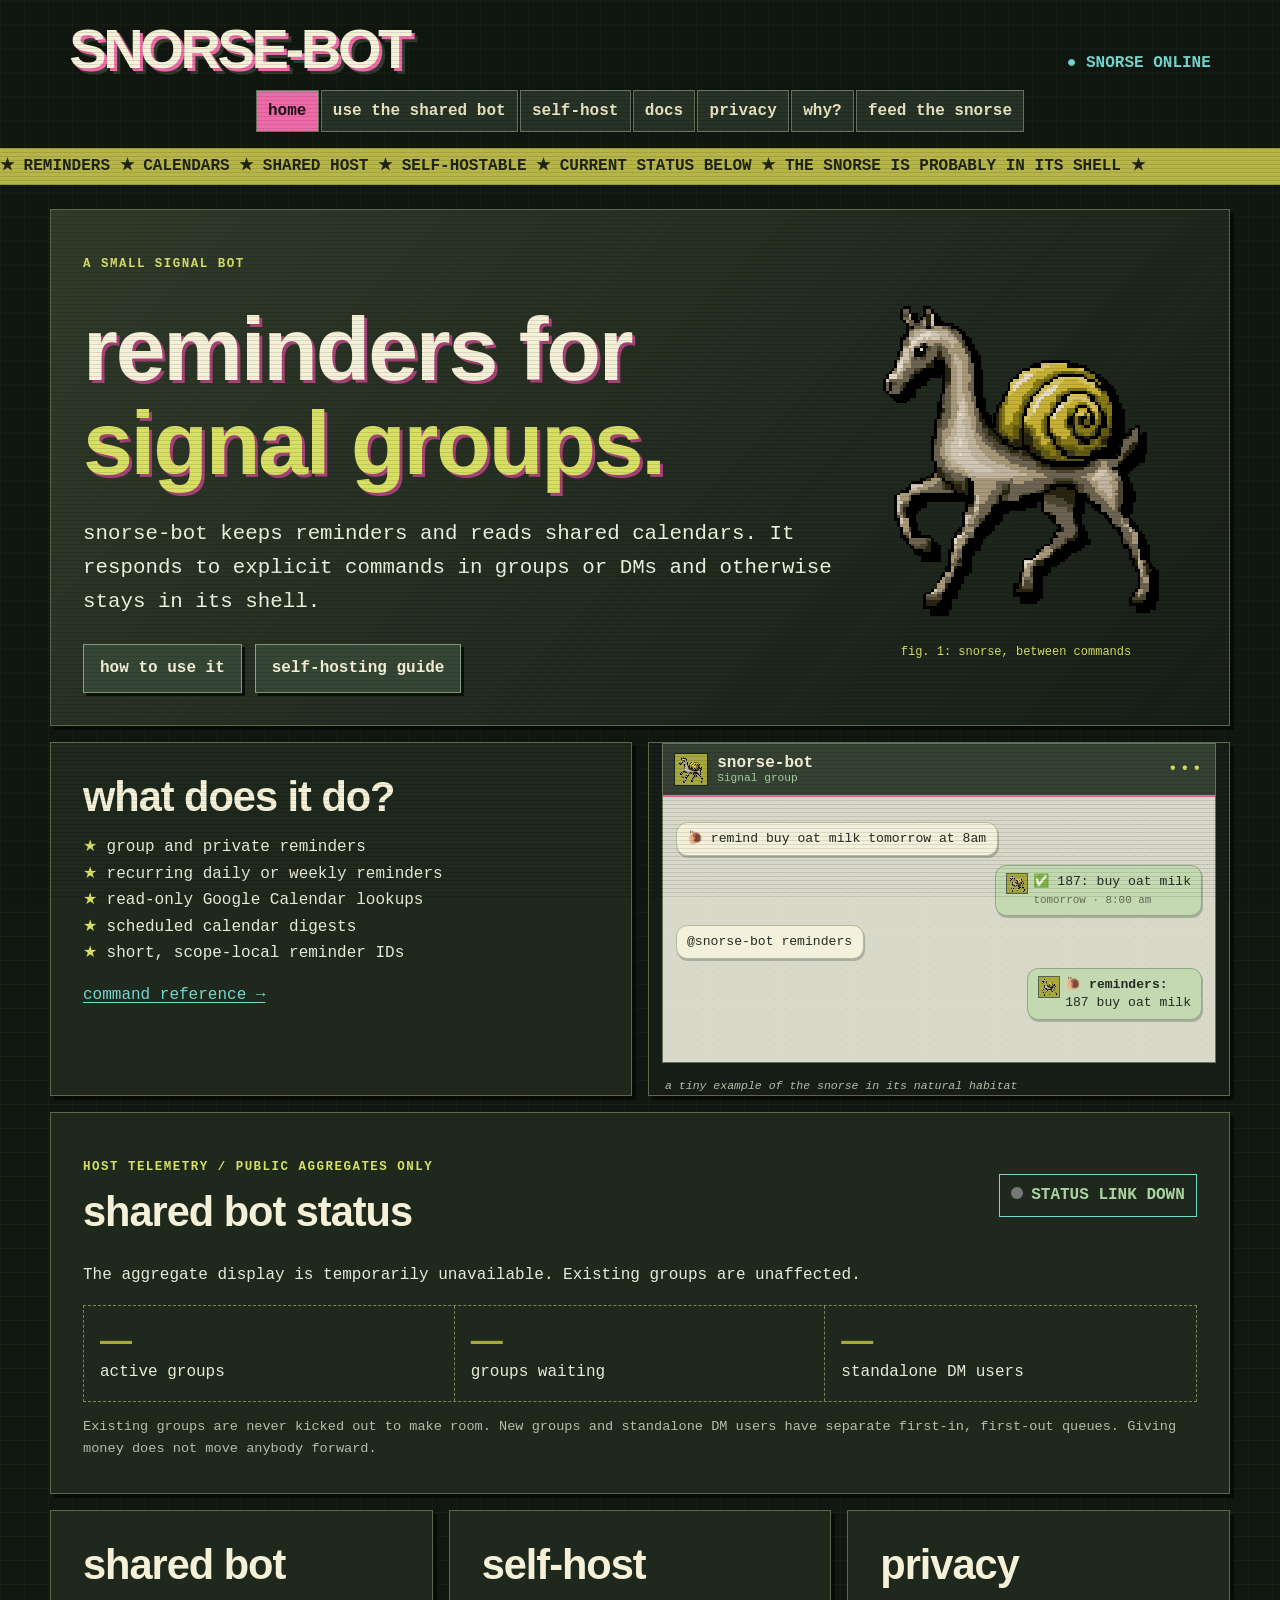
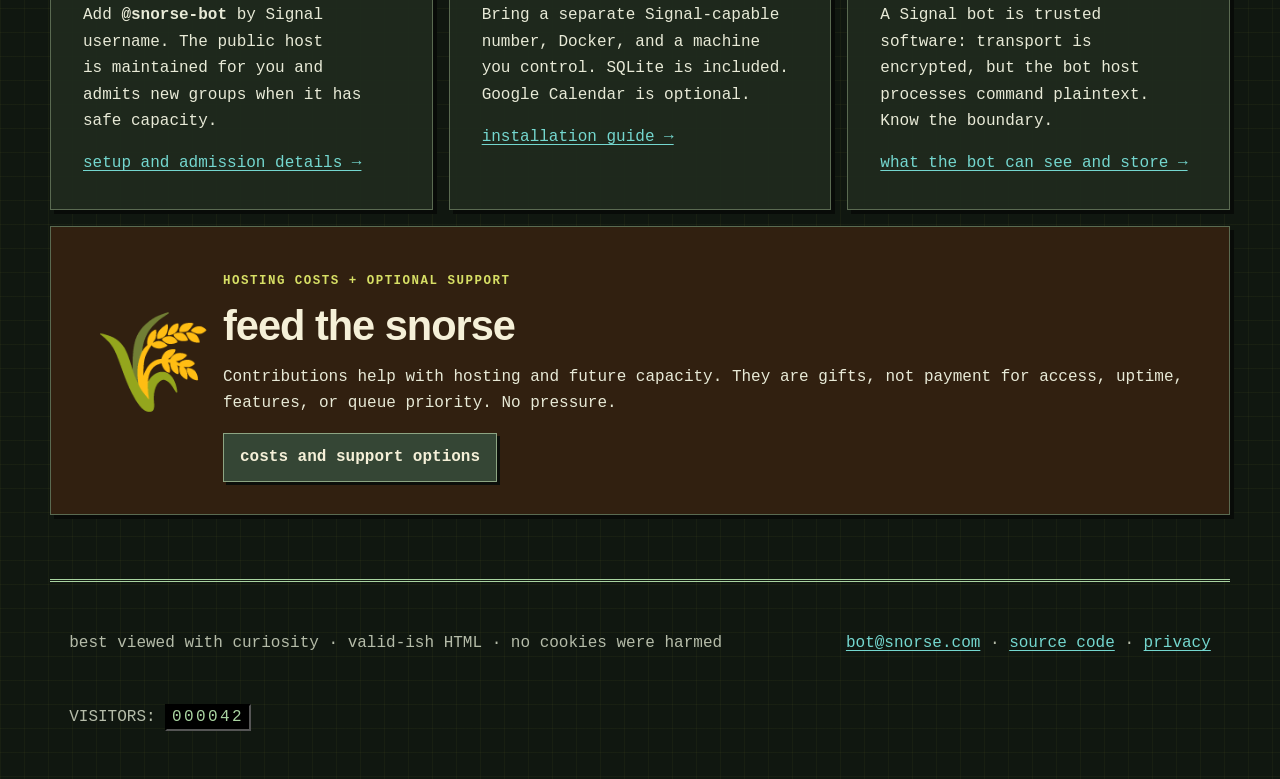
<file: index.html>
<!doctype html>
<html lang="en">
  <head>
    <meta charset="utf-8" />
    <meta name="viewport" content="width=device-width,initial-scale=1" />
    <title>snorse-bot // Signal reminders</title>
    <meta
      name="description"
      content="A quiet, donation-supported Signal bot for reminders and shared calendars."
    />
    <link rel="icon" href="assets/snorse-left.png" />
    <link rel="stylesheet" href="style.css" />
  </head>
  <body>
    <a class="skip" href="#main">skip to the actual website</a>
    <header class="top">
      <a class="logo" href="index.html">SNORSE-BOT</a>
      <p class="blink">● SNORSE ONLINE</p>
    </header>
    <nav class="nav" aria-label="Main navigation">
      <a aria-current="page" href="index.html">home</a
      ><a href="use.html">use the shared bot</a
      ><a href="self-hosting.html">self-host</a><a href="docs.html">docs</a
      ><a href="privacy.html">privacy</a><a href="why.html">why?</a
      ><a href="support.html">feed the snorse</a>
    </nav>
    <div class="ticker">
      <span
        >★ REMINDERS ★ CALENDARS ★ SHARED HOST ★ SELF-HOSTABLE ★ CURRENT
        STATUS BELOW ★ THE SNORSE IS PROBABLY IN ITS SHELL ★</span
      >
    </div>
    <main id="main">
      <section class="hero panel">
        <div>
          <p class="kicker">A SMALL SIGNAL BOT</p>
          <h1>reminders for<br /><em>Signal groups.</em></h1>
          <p class="lede">
            snorse-bot keeps reminders and reads shared calendars. It responds
            to explicit commands in groups or DMs and otherwise stays in its
            shell.
          </p>
          <div class="button-row">
            <a class="button" href="use.html">how to use it</a
            ><a class="button" href="self-hosting.html">self-hosting guide</a>
          </div>
        </div>
        <figure class="mascot">
          <img
            src="assets/snorse-left.png"
            width="420"
            height="420"
            alt="Pixel-art snorse: a long gray horse carrying an olive spiral shell"
          />
          <figcaption>fig. 1: snorse, between commands</figcaption>
        </figure>
      </section>
      <section class="grid two">
        <article class="panel">
          <h2>what does it do?</h2>
          <ul class="star-list">
            <li>group and private reminders</li>
            <li>recurring daily or weekly reminders</li>
            <li>read-only Google Calendar lookups</li>
            <li>scheduled calendar digests</li>
            <li>short, scope-local reminder IDs</li>
          </ul>
          <p><a href="docs.html">command reference →</a></p>
        </article>
        <article class="panel signal-demo">
          <div class="signal-window">
            <div class="signal-bar">
              <img src="assets/snorse-left.png" alt="" />
              <div><strong>snorse-bot</strong><small>Signal group</small></div>
              <span aria-hidden="true">•••</span>
            </div>
            <div class="message-list">
              <p class="bubble incoming">🐌 remind buy oat milk tomorrow at 8am</p>
              <p class="bubble outgoing"><img class="bubble-avatar" src="assets/snorse-left.png" alt="" /><span>✅ 187: buy oat milk<br /><small>tomorrow · 8:00 am</small></span></p>
              <p class="bubble incoming">@snorse-bot reminders</p>
              <p class="bubble outgoing"><img class="bubble-avatar" src="assets/snorse-left.png" alt="" /><span>🐌 <strong>reminders:</strong><br />187 buy oat milk</span></p>
            </div>
          </div>
          <p class="chat-caption">a tiny example of the snorse in its natural habitat</p>
        </article>
      </section>
      <section class="panel" id="capacity">
        <div class="section-head">
          <div>
            <p class="kicker">HOST TELEMETRY / PUBLIC AGGREGATES ONLY</p>
            <h2>shared bot status</h2>
          </div>
          <div class="status-pill">
            <span id="status-dot"></span
            ><strong id="status-label">dialing host…</strong>
          </div>
        </div>
        <p id="status-detail">
          Fetching the latest capacity report over a very serious series of
          tubes.
        </p>
        <div class="counter-grid">
          <div><b id="groups">—</b><span>active groups</span></div>
          <div><b id="group-wait">—</b><span>groups waiting</span></div>
          <div><b id="people">—</b><span>standalone DM users</span></div>
        </div>
        <p class="note">
          Existing groups are never kicked out to make room. New groups and
          standalone DM users have separate first-in, first-out queues. Giving
          money does not move anybody forward.
        </p>
      </section>
      <section class="grid three home-paths">
        <article class="panel">
          <h2>shared bot</h2>
          <p>
            Add <strong data-username>@snorse-bot</strong> by Signal username.
            The public host is maintained for you and admits new groups when it
            has safe capacity.
          </p>
          <a href="use.html">setup and admission details →</a>
        </article>
        <article class="panel">
          <h2>self-host</h2>
          <p>
            Bring a separate Signal-capable number, Docker, and a machine you
            control. SQLite is included. Google Calendar is optional.
          </p>
          <a href="self-hosting.html">installation guide →</a>
        </article>
        <article class="panel">
          <h2>privacy</h2>
          <p>
            A Signal bot is trusted software: transport is encrypted, but the
            bot host processes command plaintext. Know the boundary.
          </p>
          <a href="privacy.html">what the bot can see and store →</a>
        </article>
      </section>
      <section class="panel coffee">
        <div class="coffee-cup" aria-hidden="true">🌾</div>
        <div>
          <p class="kicker">HOSTING COSTS + OPTIONAL SUPPORT</p>
          <h2>feed the snorse</h2>
          <p>
            Contributions help with hosting and future capacity. They are gifts,
            not payment for access, uptime, features, or queue priority. No
            pressure.
          </p>
          <a class="button" id="kofi" href="support.html"
            >costs and support options</a
          >
        </div>
      </section>
    </main>
    <footer>
      <p>
        best viewed with curiosity · valid-ish HTML · no cookies were harmed
      </p>
      <p>
        <a href="mailto:bot@snorse.com">bot@snorse.com</a> ·
        <a data-project href="#">source code</a> ·
        <a href="privacy.html">privacy</a>
      </p>
      <p class="counter">VISITORS: <span>000042</span></p>
    </footer>
    <script src="config.js"></script>
    <script src="site.js"></script>
  </body>
</html>
</file>
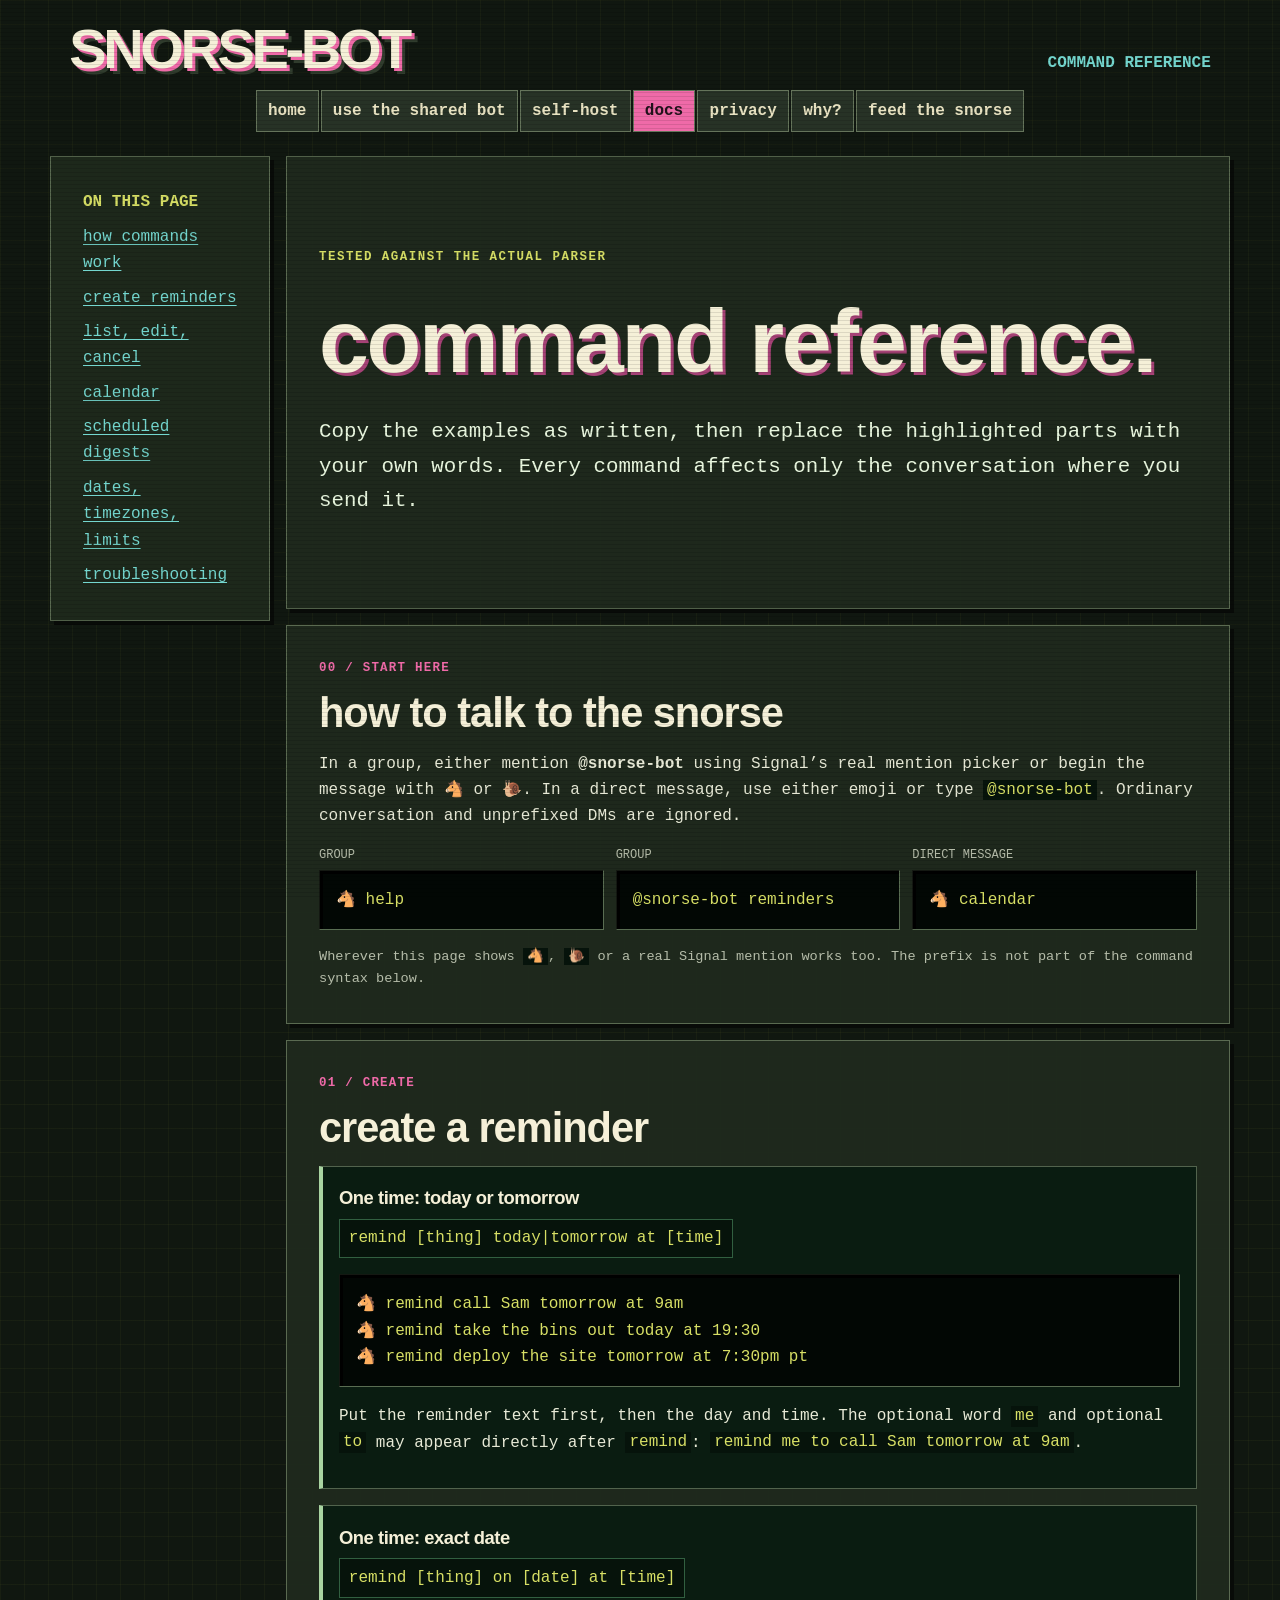
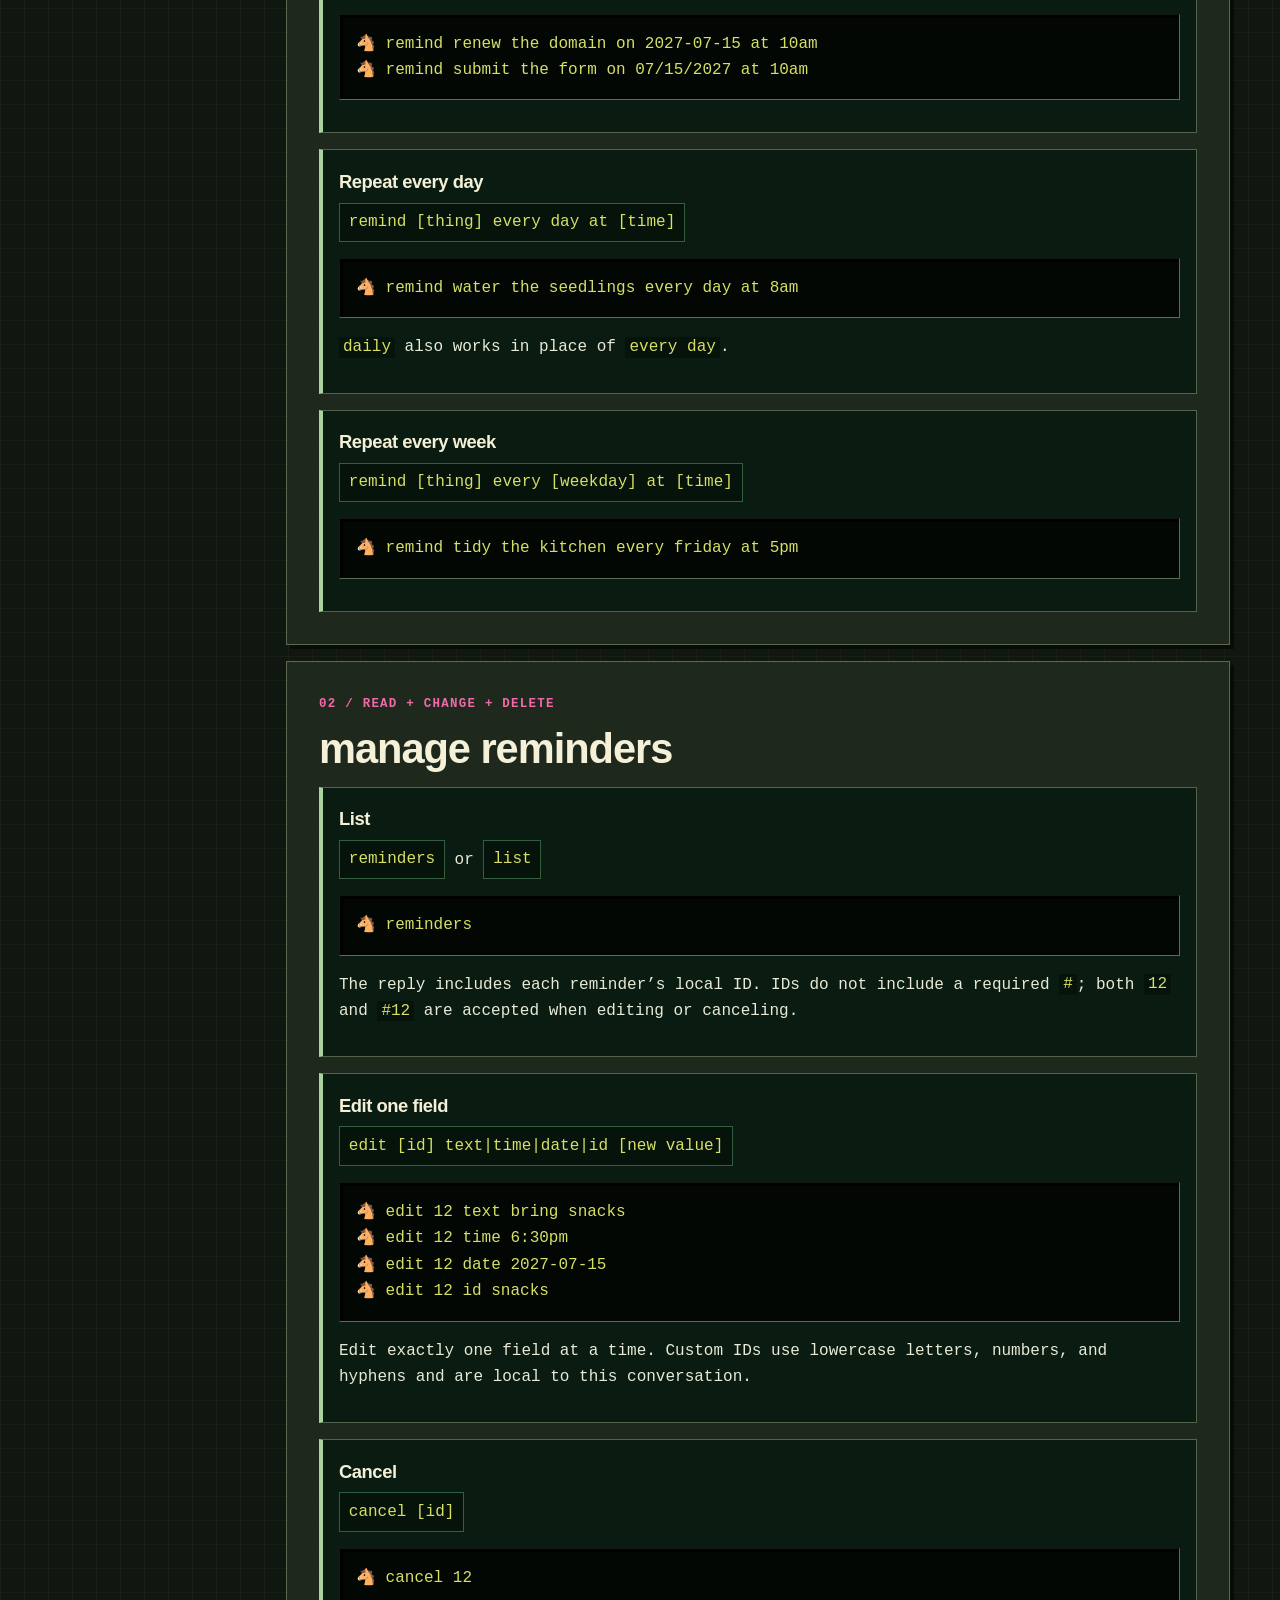
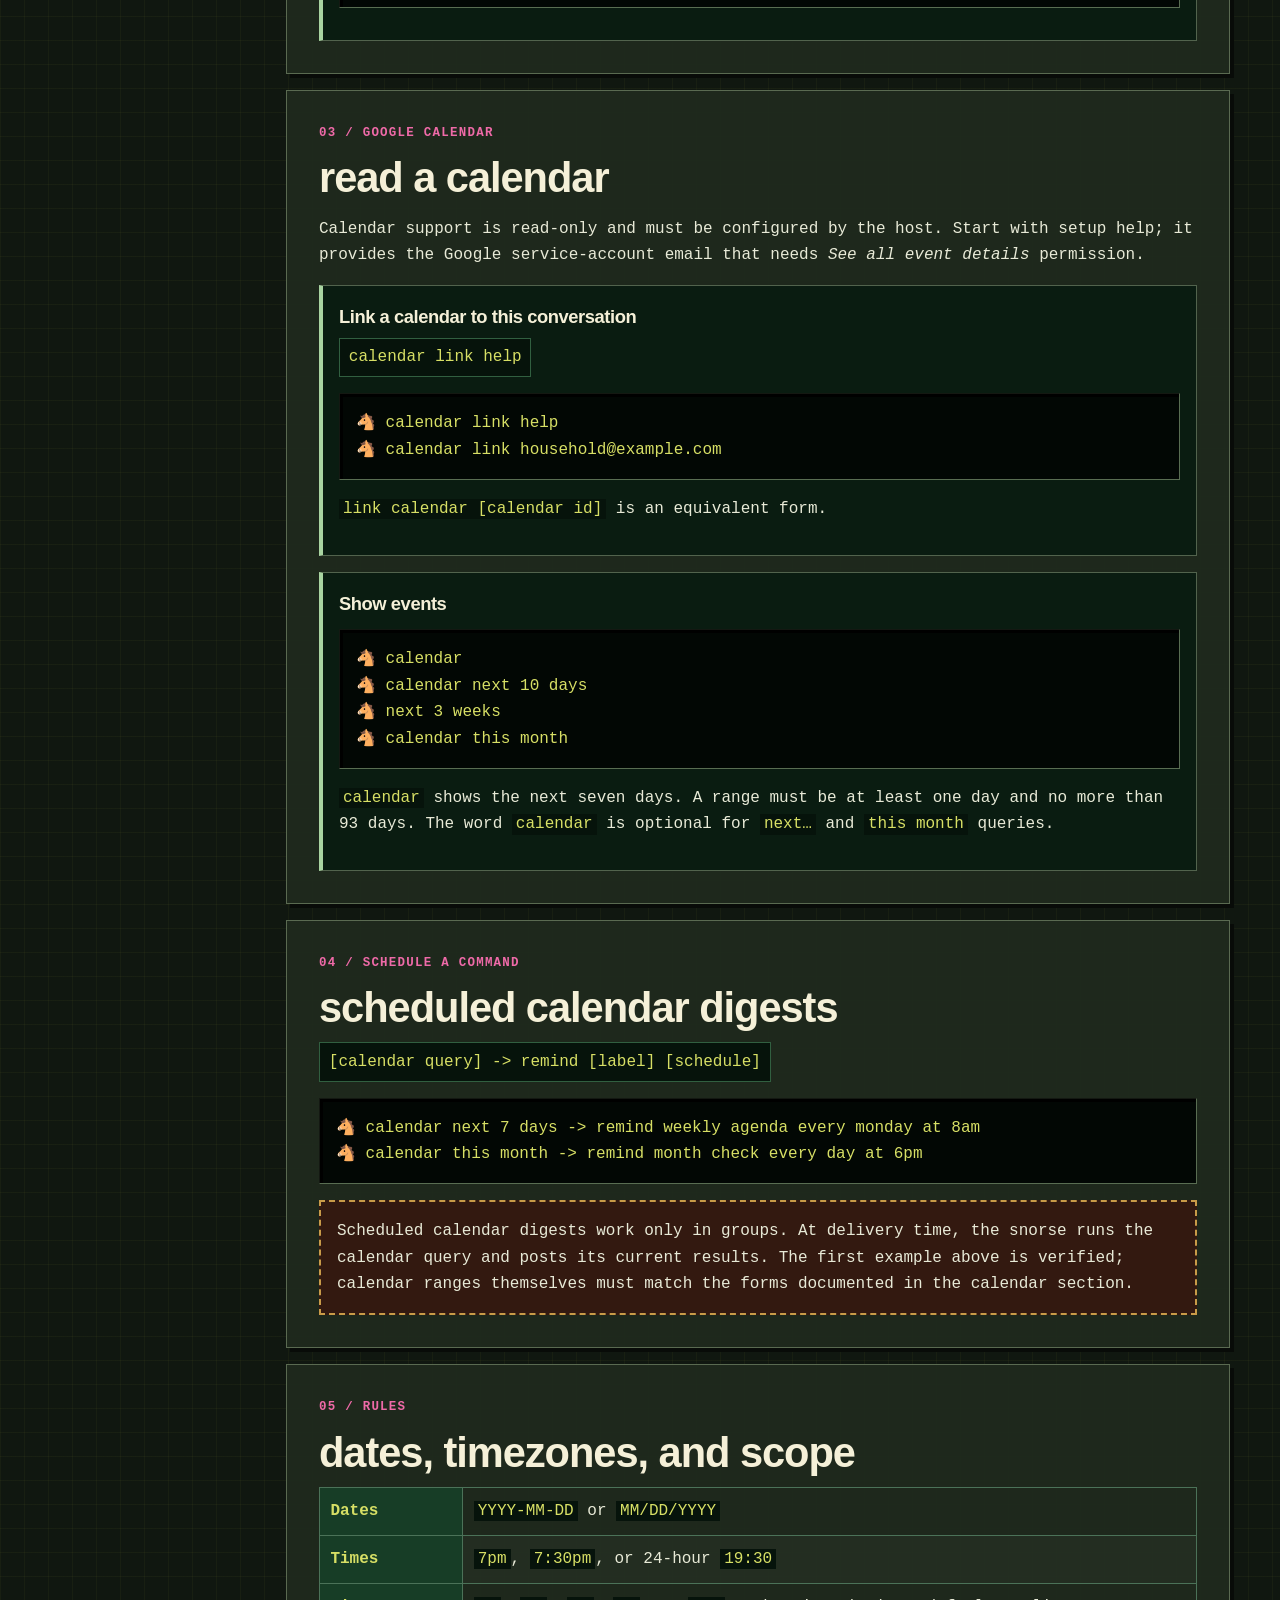
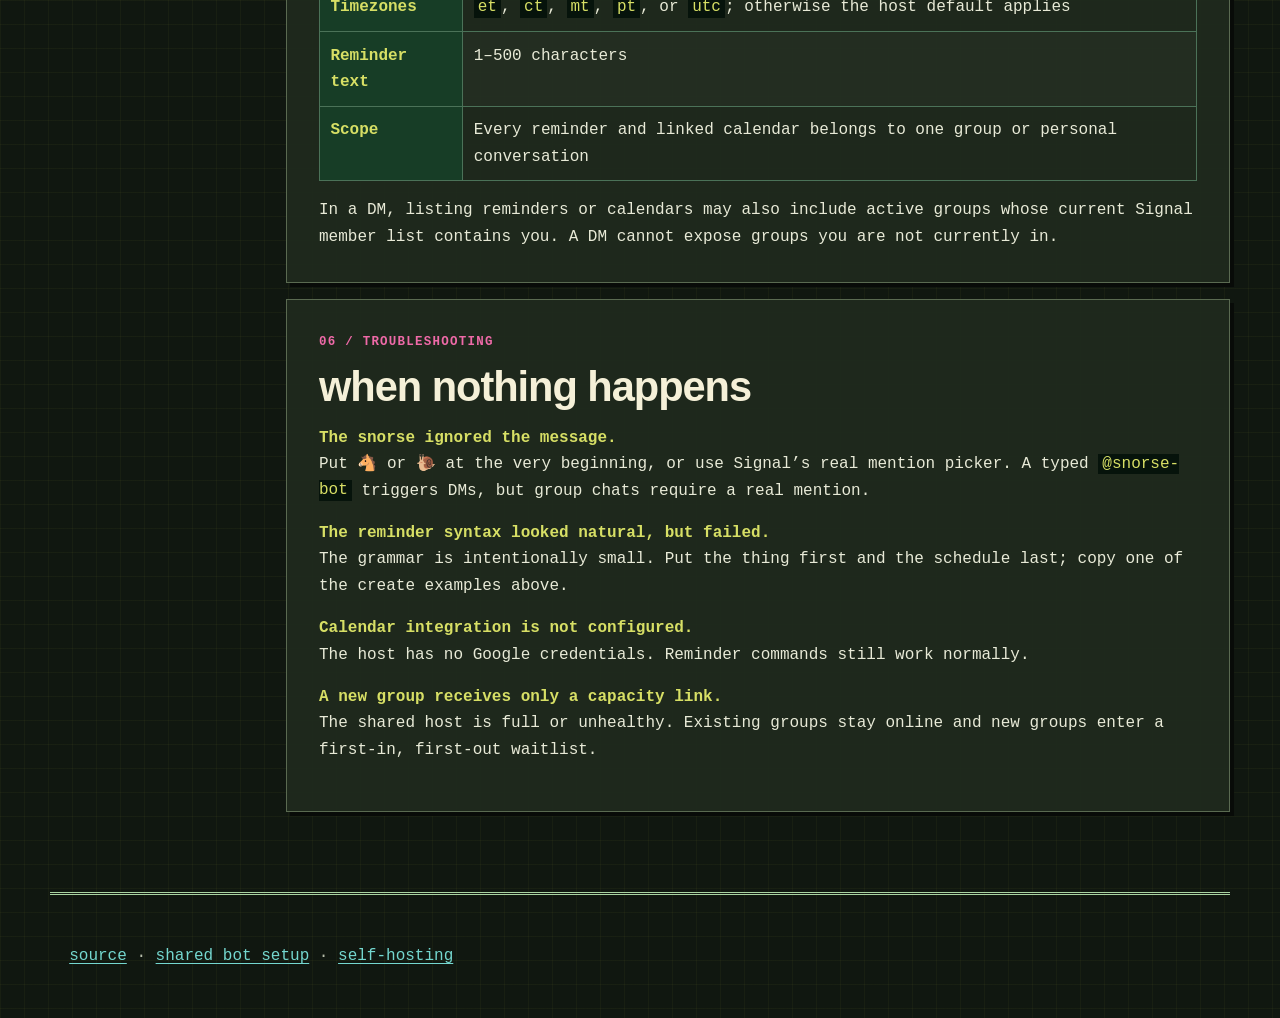
<file: docs.html>
<!doctype html>
<html lang="en">
  <head>
    <meta charset="utf-8" />
    <meta name="viewport" content="width=device-width,initial-scale=1" />
    <title>Command docs // snorse-bot</title>
    <meta name="description" content="The complete, tested snorse-bot command reference." />
    <link rel="icon" href="assets/snorse-left.png" />
    <link rel="stylesheet" href="style.css" />
  </head>
  <body>
    <a class="skip" href="#main">skip to docs</a>
    <header class="top">
      <a class="logo" href="index.html">SNORSE-BOT</a>
      <p>COMMAND REFERENCE</p>
    </header>
    <nav class="nav" aria-label="Main navigation">
      <a href="index.html">home</a><a href="use.html">use the shared bot</a
      ><a href="self-hosting.html">self-host</a
      ><a aria-current="page" href="docs.html">docs</a
      ><a href="privacy.html">privacy</a><a href="why.html">why?</a
      ><a href="support.html">feed the snorse</a>
    </nav>
    <main id="main" class="docs-layout">
      <aside class="panel toc">
        <strong>ON THIS PAGE</strong>
        <a href="#start">how commands work</a>
        <a href="#remind">create reminders</a>
        <a href="#manage">list, edit, cancel</a>
        <a href="#calendar">calendar</a>
        <a href="#digests">scheduled digests</a>
        <a href="#details">dates, timezones, limits</a>
        <a href="#troubleshooting">troubleshooting</a>
      </aside>
      <article>
        <section class="panel page-title">
          <p class="kicker">TESTED AGAINST THE ACTUAL PARSER</p>
          <h1>command reference.</h1>
          <p class="lede">
            Copy the examples as written, then replace the highlighted parts
            with your own words. Every command affects only the conversation
            where you send it.
          </p>
        </section>

        <section class="panel" id="start">
          <p class="endpoint">00 / START HERE</p>
          <h2>how to talk to the snorse</h2>
          <p>
            In a group, either mention <strong>@snorse-bot</strong> using
            Signal’s real mention picker or begin the message with 🐴 or 🐌. In
            a direct message, use either emoji or type <code>@snorse-bot</code>.
            Ordinary conversation and unprefixed DMs are ignored.
          </p>
          <div class="example-grid">
            <div><span>group</span><pre><code>🐴 help</code></pre></div>
            <div><span>group</span><pre><code>@snorse-bot reminders</code></pre></div>
            <div><span>direct message</span><pre><code>🐴 calendar</code></pre></div>
          </div>
          <p class="note">
            Wherever this page shows <code>🐴</code>, <code>🐌</code> or a real
            Signal mention works too. The prefix is not part of the command
            syntax below.
          </p>
        </section>

        <section class="panel" id="remind">
          <p class="endpoint">01 / CREATE</p>
          <h2>create a reminder</h2>
          <div class="command-ref">
            <h3>One time: today or tomorrow</h3>
            <p class="syntax"><code>remind [thing] today|tomorrow at [time]</code></p>
            <pre><code>🐴 remind call Sam tomorrow at 9am
🐴 remind take the bins out today at 19:30
🐴 remind deploy the site tomorrow at 7:30pm pt</code></pre>
            <p>
              Put the reminder text first, then the day and time. The optional
              word <code>me</code> and optional <code>to</code> may appear directly
              after <code>remind</code>: <code>remind me to call Sam tomorrow at 9am</code>.
            </p>
          </div>
          <div class="command-ref">
            <h3>One time: exact date</h3>
            <p class="syntax"><code>remind [thing] on [date] at [time]</code></p>
            <pre><code>🐴 remind renew the domain on 2027-07-15 at 10am
🐴 remind submit the form on 07/15/2027 at 10am</code></pre>
          </div>
          <div class="command-ref">
            <h3>Repeat every day</h3>
            <p class="syntax"><code>remind [thing] every day at [time]</code></p>
            <pre><code>🐴 remind water the seedlings every day at 8am</code></pre>
            <p><code>daily</code> also works in place of <code>every day</code>.</p>
          </div>
          <div class="command-ref">
            <h3>Repeat every week</h3>
            <p class="syntax"><code>remind [thing] every [weekday] at [time]</code></p>
            <pre><code>🐴 remind tidy the kitchen every friday at 5pm</code></pre>
          </div>
        </section>

        <section class="panel" id="manage">
          <p class="endpoint">02 / READ + CHANGE + DELETE</p>
          <h2>manage reminders</h2>
          <div class="command-ref">
            <h3>List</h3>
            <p class="syntax"><code>reminders</code> or <code>list</code></p>
            <pre><code>🐴 reminders</code></pre>
            <p>
              The reply includes each reminder’s local ID. IDs do not include a
              required <code>#</code>; both <code>12</code> and <code>#12</code> are
              accepted when editing or canceling.
            </p>
          </div>
          <div class="command-ref">
            <h3>Edit one field</h3>
            <p class="syntax"><code>edit [id] text|time|date|id [new value]</code></p>
            <pre><code>🐴 edit 12 text bring snacks
🐴 edit 12 time 6:30pm
🐴 edit 12 date 2027-07-15
🐴 edit 12 id snacks</code></pre>
            <p>
              Edit exactly one field at a time. Custom IDs use lowercase
              letters, numbers, and hyphens and are local to this conversation.
            </p>
          </div>
          <div class="command-ref">
            <h3>Cancel</h3>
            <p class="syntax"><code>cancel [id]</code></p>
            <pre><code>🐴 cancel 12</code></pre>
          </div>
        </section>

        <section class="panel" id="calendar">
          <p class="endpoint">03 / GOOGLE CALENDAR</p>
          <h2>read a calendar</h2>
          <p>
            Calendar support is read-only and must be configured by the host.
            Start with setup help; it provides the Google service-account email
            that needs <em>See all event details</em> permission.
          </p>
          <div class="command-ref">
            <h3>Link a calendar to this conversation</h3>
            <p class="syntax"><code>calendar link help</code></p>
            <pre><code>🐴 calendar link help
🐴 calendar link household@example.com</code></pre>
            <p><code>link calendar [calendar id]</code> is an equivalent form.</p>
          </div>
          <div class="command-ref">
            <h3>Show events</h3>
            <pre><code>🐴 calendar
🐴 calendar next 10 days
🐴 next 3 weeks
🐴 calendar this month</code></pre>
            <p>
              <code>calendar</code> shows the next seven days. A range must be at
              least one day and no more than 93 days. The word
              <code>calendar</code> is optional for <code>next…</code> and
              <code>this month</code> queries.
            </p>
          </div>
        </section>

        <section class="panel" id="digests">
          <p class="endpoint">04 / SCHEDULE A COMMAND</p>
          <h2>scheduled calendar digests</h2>
          <p class="syntax"><code>[calendar query] -&gt; remind [label] [schedule]</code></p>
          <pre><code>🐴 calendar next 7 days -&gt; remind weekly agenda every monday at 8am
🐴 calendar this month -&gt; remind month check every day at 6pm</code></pre>
          <p class="warning inline-warning">
            Scheduled calendar digests work only in groups. At delivery time,
            the snorse runs the calendar query and posts its current results.
            The first example above is verified; calendar ranges themselves
            must match the forms documented in the calendar section.
          </p>
        </section>

        <section class="panel" id="details">
          <p class="endpoint">05 / RULES</p>
          <h2>dates, timezones, and scope</h2>
          <table>
            <tbody>
              <tr><th>Dates</th><td><code>YYYY-MM-DD</code> or <code>MM/DD/YYYY</code></td></tr>
              <tr><th>Times</th><td><code>7pm</code>, <code>7:30pm</code>, or 24-hour <code>19:30</code></td></tr>
              <tr><th>Timezones</th><td><code>et</code>, <code>ct</code>, <code>mt</code>, <code>pt</code>, or <code>utc</code>; otherwise the host default applies</td></tr>
              <tr><th>Reminder text</th><td>1–500 characters</td></tr>
              <tr><th>Scope</th><td>Every reminder and linked calendar belongs to one group or personal conversation</td></tr>
            </tbody>
          </table>
          <p>
            In a DM, listing reminders or calendars may also include active
            groups whose current Signal member list contains you. A DM cannot
            expose groups you are not currently in.
          </p>
        </section>

        <section class="panel" id="troubleshooting">
          <p class="endpoint">06 / TROUBLESHOOTING</p>
          <h2>when nothing happens</h2>
          <dl class="faq">
            <dt>The snorse ignored the message.</dt>
            <dd>Put 🐴 or 🐌 at the very beginning, or use Signal’s real mention picker. A typed <code>@snorse-bot</code> triggers DMs, but group chats require a real mention.</dd>
            <dt>The reminder syntax looked natural, but failed.</dt>
            <dd>The grammar is intentionally small. Put the thing first and the schedule last; copy one of the create examples above.</dd>
            <dt>Calendar integration is not configured.</dt>
            <dd>The host has no Google credentials. Reminder commands still work normally.</dd>
            <dt>A new group receives only a capacity link.</dt>
            <dd>The shared host is full or unhealthy. Existing groups stay online and new groups enter a first-in, first-out waitlist.</dd>
          </dl>
        </section>
      </article>
    </main>
    <footer>
      <p><a data-project href="#">source</a> · <a href="use.html">shared bot setup</a> · <a href="self-hosting.html">self-hosting</a></p>
    </footer>
    <script src="config.js"></script>
    <script src="site.js"></script>
  </body>
</html>
</file>
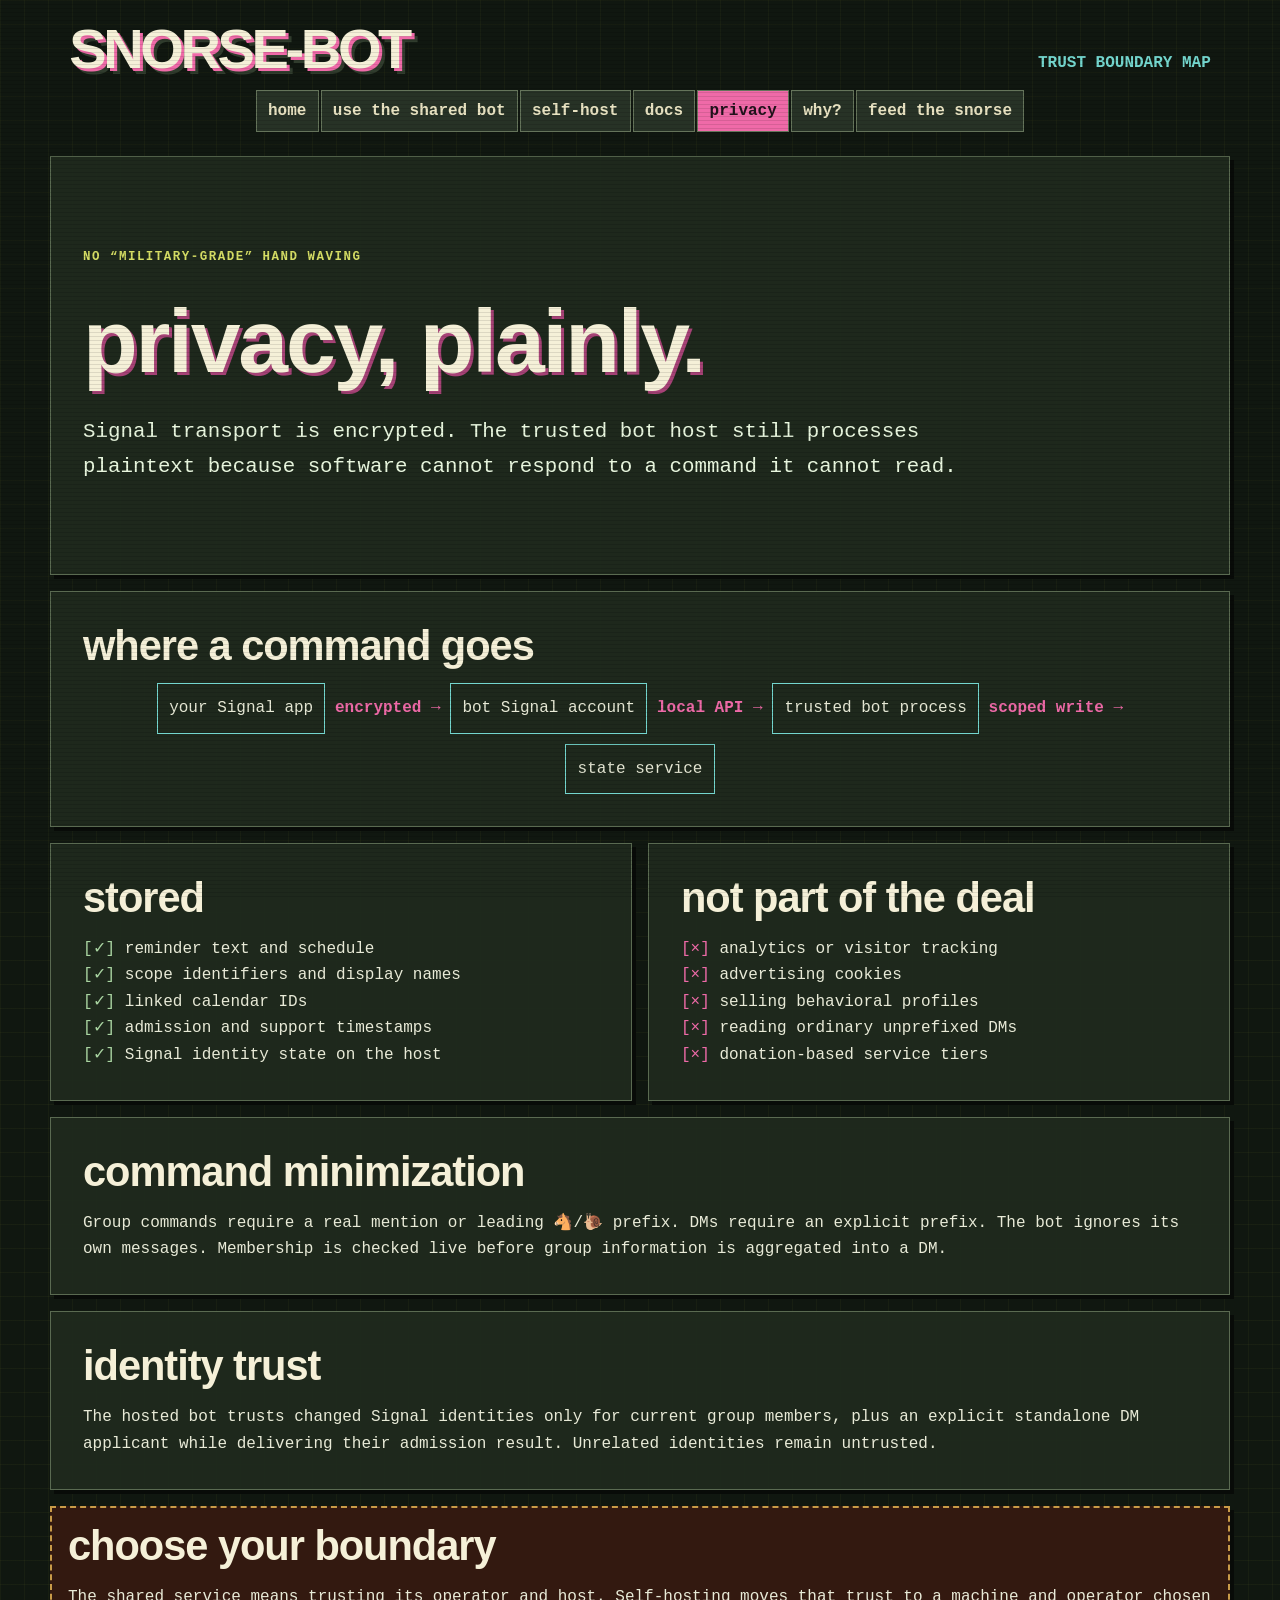
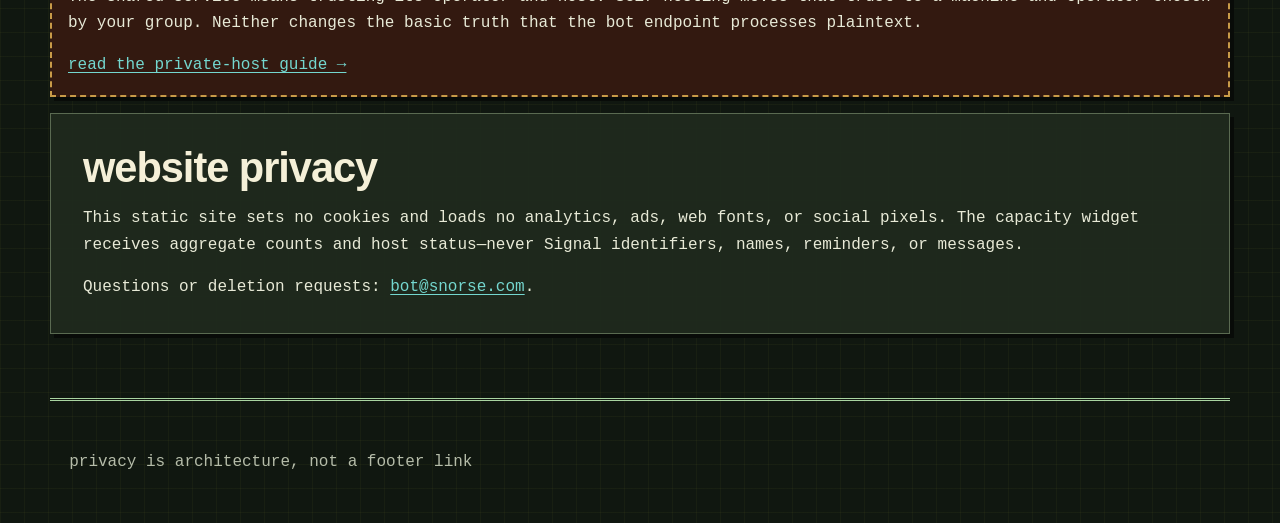
<file: privacy.html>
<!doctype html>
<html lang="en">
  <head>
    <meta charset="utf-8" />
    <meta name="viewport" content="width=device-width,initial-scale=1" />
    <title>Privacy // snorse-bot</title>
    <link rel="icon" href="assets/snorse-left.png" />
    <link rel="stylesheet" href="style.css" />
  </head>
  <body>
    <a class="skip" href="#main">skip to privacy information</a>
    <header class="top">
      <a class="logo" href="index.html">SNORSE-BOT</a>
      <p>TRUST BOUNDARY MAP</p>
    </header>
    <nav class="nav">
      <a href="index.html">home</a><a href="use.html">use the shared bot</a
      ><a href="self-hosting.html">self-host</a><a href="docs.html">docs</a
      ><a aria-current="page" href="privacy.html">privacy</a
      ><a href="why.html">why?</a><a href="support.html">feed the snorse</a>
    </nav>
    <main id="main">
      <section class="panel page-title">
        <p class="kicker">NO “MILITARY-GRADE” HAND WAVING</p>
        <h1>privacy, plainly.</h1>
        <p class="lede">
          Signal transport is encrypted. The trusted bot host still processes
          plaintext because software cannot respond to a command it cannot read.
        </p>
      </section>
      <section class="panel flow">
        <h2>where a command goes</h2>
        <p>
          <span>your Signal app</span><b>encrypted →</b
          ><span>bot Signal account</span><b>local API →</b
          ><span>trusted bot process</span><b>scoped write →</b
          ><span>state service</span>
        </p>
      </section>
      <section class="grid two">
        <article class="panel">
          <h2>stored</h2>
          <ul class="check-list">
            <li>reminder text and schedule</li>
            <li>scope identifiers and display names</li>
            <li>linked calendar IDs</li>
            <li>admission and support timestamps</li>
            <li>Signal identity state on the host</li>
          </ul>
        </article>
        <article class="panel">
          <h2>not part of the deal</h2>
          <ul class="cross-list">
            <li>analytics or visitor tracking</li>
            <li>advertising cookies</li>
            <li>selling behavioral profiles</li>
            <li>reading ordinary unprefixed DMs</li>
            <li>donation-based service tiers</li>
          </ul>
        </article>
      </section>
      <section class="panel">
        <h2>command minimization</h2>
        <p>
          Group commands require a real mention or leading 🐴/🐌 prefix. DMs
          require an explicit prefix. The bot ignores its own messages.
          Membership is checked live before group information is aggregated into
          a DM.
        </p>
      </section>
      <section class="panel">
        <h2>identity trust</h2>
        <p>
          The hosted bot trusts changed Signal identities only for current group
          members, plus an explicit standalone DM applicant while delivering
          their admission result. Unrelated identities remain untrusted.
        </p>
      </section>
      <section class="panel warning">
        <h2>choose your boundary</h2>
        <p>
          The shared service means trusting its operator and host. Self-hosting
          moves that trust to a machine and operator chosen by your group.
          Neither changes the basic truth that the bot endpoint processes
          plaintext.
        </p>
        <p><a href="self-hosting.html">read the private-host guide →</a></p>
      </section>
      <section class="panel">
        <h2>website privacy</h2>
        <p>
          This static site sets no cookies and loads no analytics, ads, web
          fonts, or social pixels. The capacity widget receives aggregate counts
          and host status—never Signal identifiers, names, reminders, or
          messages.
        </p>
        <p>
          Questions or deletion requests:
          <a href="mailto:bot@snorse.com">bot@snorse.com</a>.
        </p>
      </section>
    </main>
    <footer><p>privacy is architecture, not a footer link</p></footer>
    <script src="config.js"></script>
    <script src="site.js"></script>
  </body>
</html>
</file>
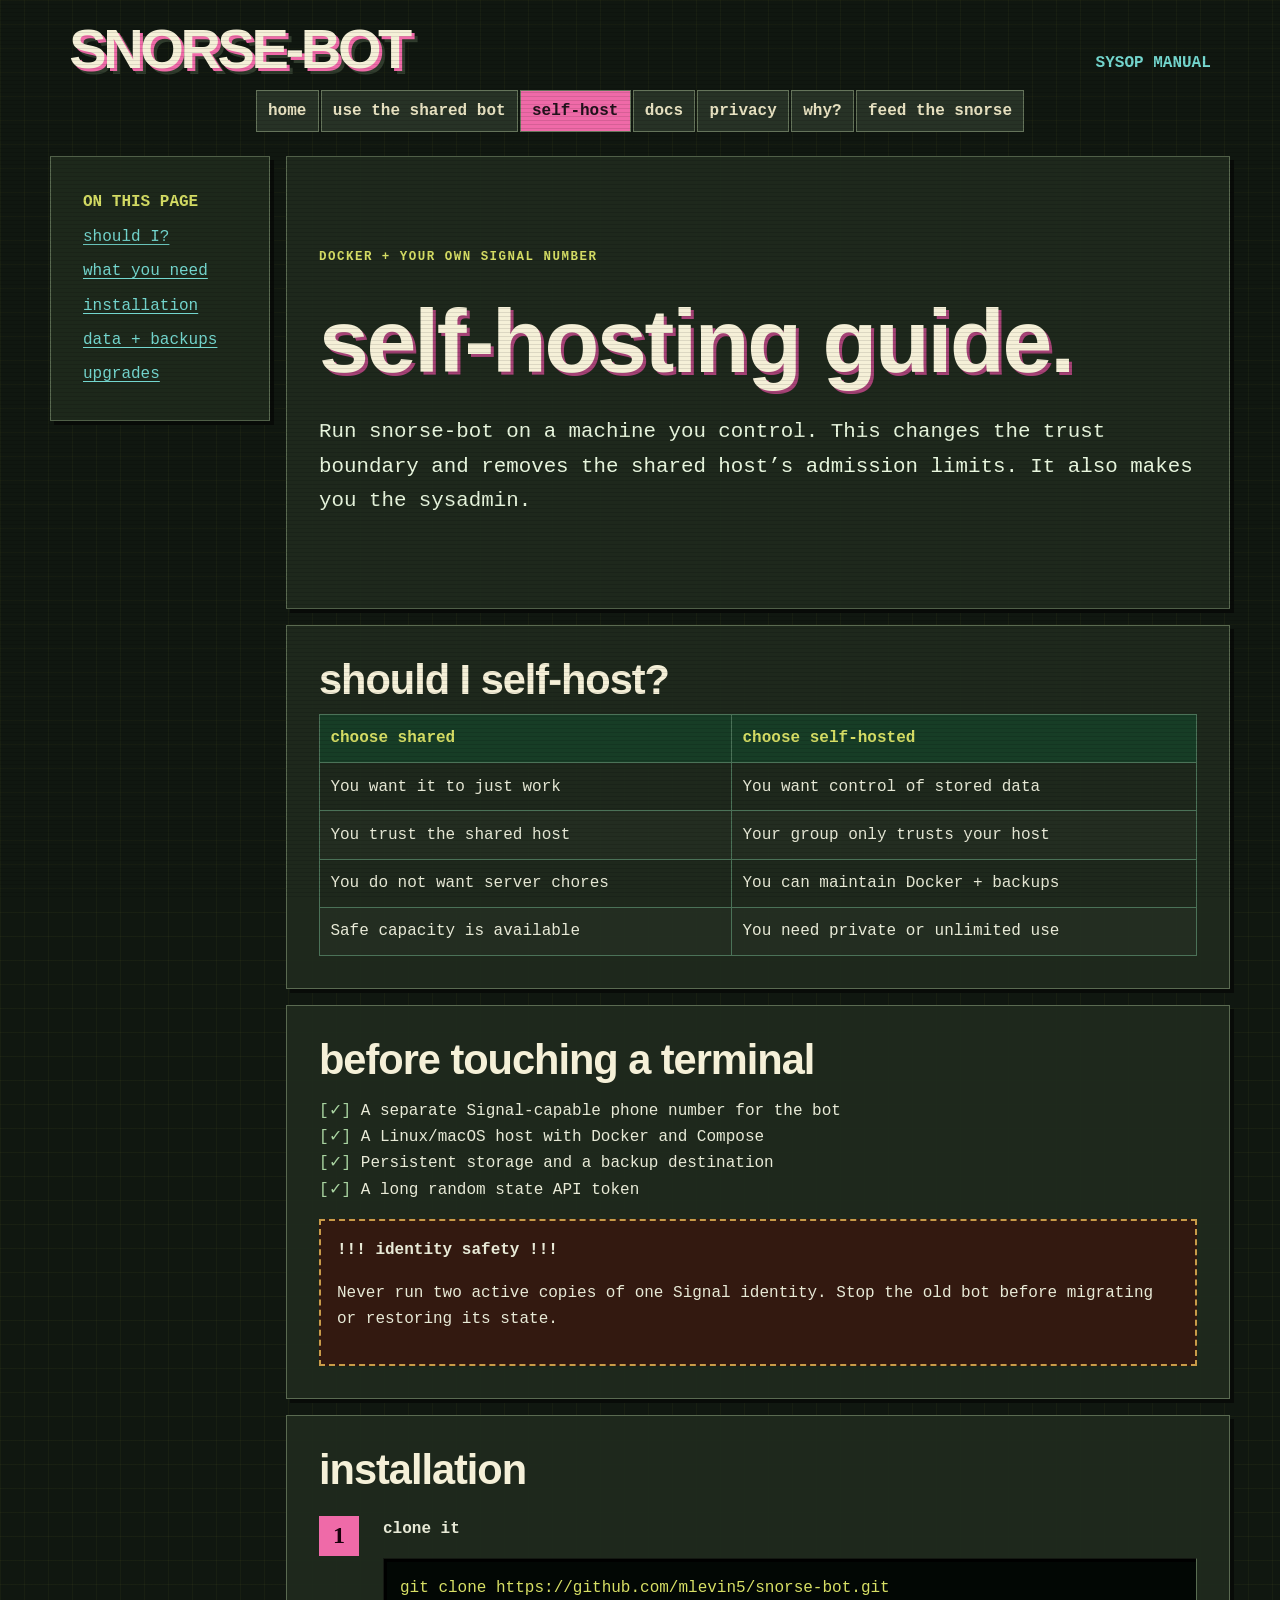
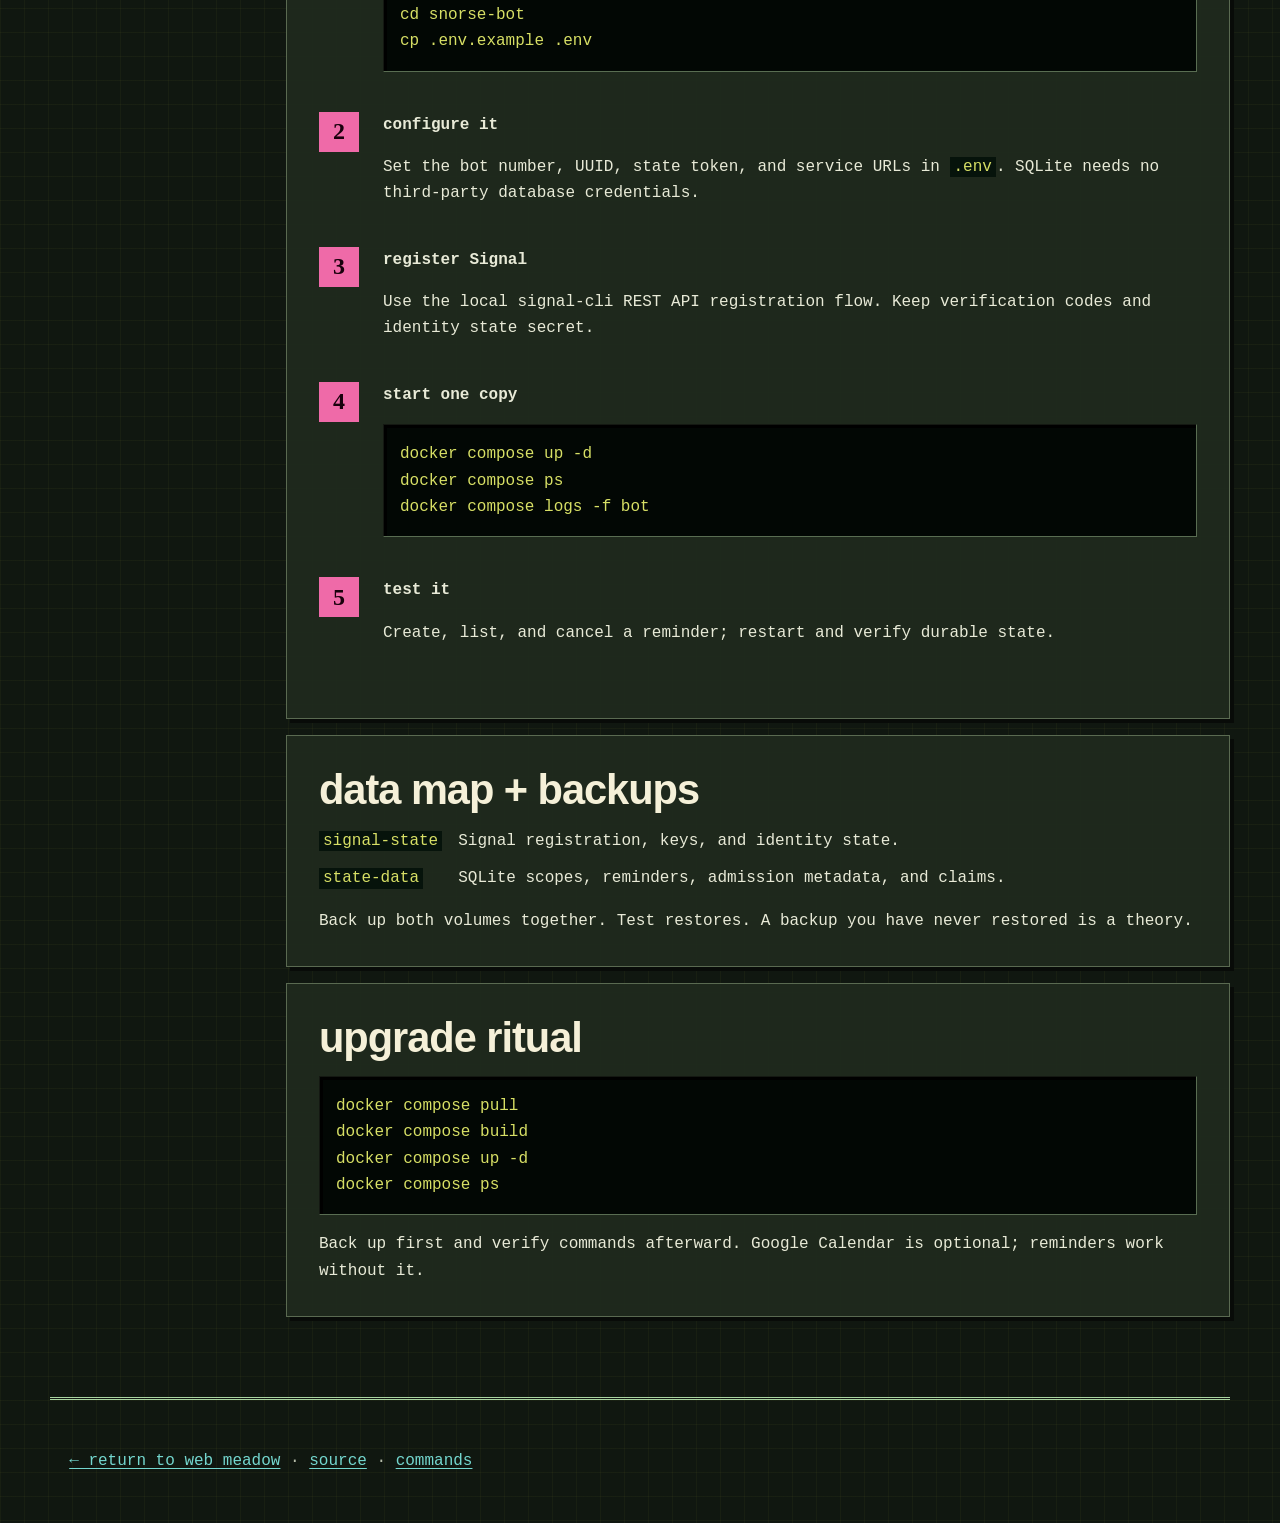
<file: self-hosting.html>
<!doctype html>
<html lang="en">
  <head>
    <meta charset="utf-8" />
    <meta name="viewport" content="width=device-width,initial-scale=1" />
    <title>Self-host // snorse-bot</title>
    <link rel="icon" href="assets/snorse-left.png" />
    <link rel="stylesheet" href="style.css" />
  </head>
  <body>
    <a class="skip" href="#main">skip to guide</a>
    <header class="top">
      <a class="logo" href="index.html">SNORSE-BOT</a>
      <p>SYSOP MANUAL</p>
    </header>
    <nav class="nav">
      <a href="index.html">home</a><a href="use.html">use the shared bot</a
      ><a aria-current="page" href="self-hosting.html">self-host</a
      ><a href="docs.html">docs</a><a href="privacy.html">privacy</a
      ><a href="why.html">why?</a><a href="support.html">feed the snorse</a>
    </nav>
    <main id="main" class="docs-layout">
      <aside class="panel toc">
        <strong>ON THIS PAGE</strong><a href="#choose">should I?</a
        ><a href="#needs">what you need</a><a href="#install">installation</a
        ><a href="#data">data + backups</a><a href="#upgrade">upgrades</a>
      </aside>
      <article>
        <section class="panel page-title">
          <p class="kicker">DOCKER + YOUR OWN SIGNAL NUMBER</p>
          <h1>self-hosting guide.</h1>
          <p class="lede">
            Run snorse-bot on a machine you control. This changes the trust
            boundary and removes the shared host’s admission limits. It also
            makes you the sysadmin.
          </p>
        </section>
        <section class="panel" id="choose">
          <h2>should I self-host?</h2>
          <table>
            <thead>
              <tr>
                <th>choose shared</th>
                <th>choose self-hosted</th>
              </tr>
            </thead>
            <tbody>
              <tr>
                <td>You want it to just work</td>
                <td>You want control of stored data</td>
              </tr>
              <tr>
                <td>You trust the shared host</td>
                <td>Your group only trusts your host</td>
              </tr>
              <tr>
                <td>You do not want server chores</td>
                <td>You can maintain Docker + backups</td>
              </tr>
              <tr>
                <td>Safe capacity is available</td>
                <td>You need private or unlimited use</td>
              </tr>
            </tbody>
          </table>
        </section>
        <section class="panel" id="needs">
          <h2>before touching a terminal</h2>
          <ul class="check-list">
            <li>A separate Signal-capable phone number for the bot</li>
            <li>A Linux/macOS host with Docker and Compose</li>
            <li>Persistent storage and a backup destination</li>
            <li>A long random state API token</li>
          </ul>
          <div class="warning">
            <strong>!!! identity safety !!!</strong>
            <p>
              Never run two active copies of one Signal identity. Stop the old
              bot before migrating or restoring its state.
            </p>
          </div>
        </section>
        <section class="panel" id="install">
          <h2>installation</h2>
          <ol class="steps">
            <li>
              <span>1</span>
              <div>
                <strong>clone it</strong>
                <pre><code>git clone https://github.com/mlevin5/snorse-bot.git
cd snorse-bot
cp .env.example .env</code></pre>
              </div>
            </li>
            <li>
              <span>2</span>
              <div>
                <strong>configure it</strong>
                <p>
                  Set the bot number, UUID, state token, and service URLs in
                  <code>.env</code>. SQLite needs no third-party database
                  credentials.
                </p>
              </div>
            </li>
            <li>
              <span>3</span>
              <div>
                <strong>register Signal</strong>
                <p>
                  Use the local signal-cli REST API registration flow. Keep
                  verification codes and identity state secret.
                </p>
              </div>
            </li>
            <li>
              <span>4</span>
              <div>
                <strong>start one copy</strong>
                <pre><code>docker compose up -d
docker compose ps
docker compose logs -f bot</code></pre>
              </div>
            </li>
            <li>
              <span>5</span>
              <div>
                <strong>test it</strong>
                <p>
                  Create, list, and cancel a reminder; restart and verify
                  durable state.
                </p>
              </div>
            </li>
          </ol>
        </section>
        <section class="panel" id="data">
          <h2>data map + backups</h2>
          <dl class="data-map">
            <dt><code>signal-state</code></dt>
            <dd>Signal registration, keys, and identity state.</dd>
            <dt><code>state-data</code></dt>
            <dd>SQLite scopes, reminders, admission metadata, and claims.</dd>
          </dl>
          <p>
            Back up both volumes together. Test restores. A backup you have
            never restored is a theory.
          </p>
        </section>
        <section class="panel" id="upgrade">
          <h2>upgrade ritual</h2>
          <pre><code>docker compose pull
docker compose build
docker compose up -d
docker compose ps</code></pre>
          <p>
            Back up first and verify commands afterward. Google Calendar is
            optional; reminders work without it.
          </p>
        </section>
      </article>
    </main>
    <footer>
      <p>
        <a href="index.html">← return to web meadow</a> ·
        <a data-project href="#">source</a> · <a href="docs.html">commands</a>
      </p>
    </footer>
    <script src="config.js"></script>
    <script src="site.js"></script>
  </body>
</html>
</file>
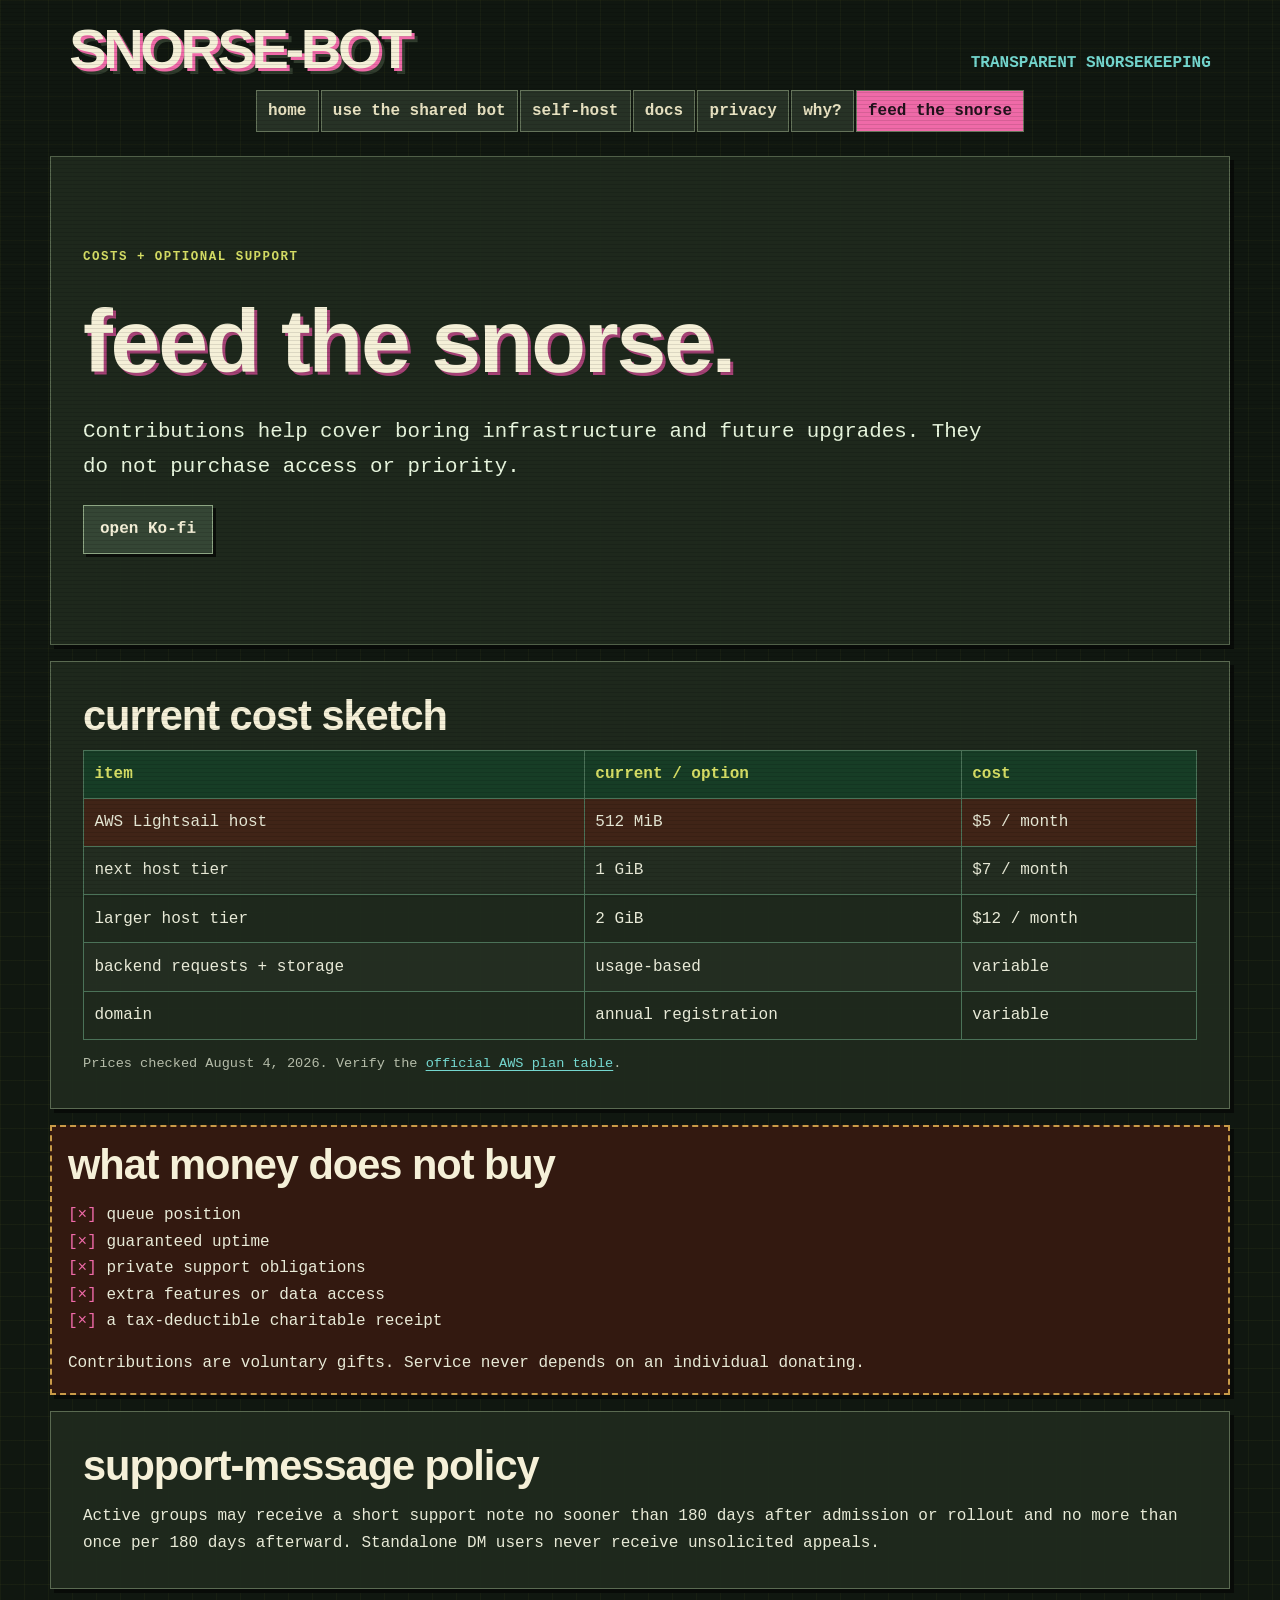
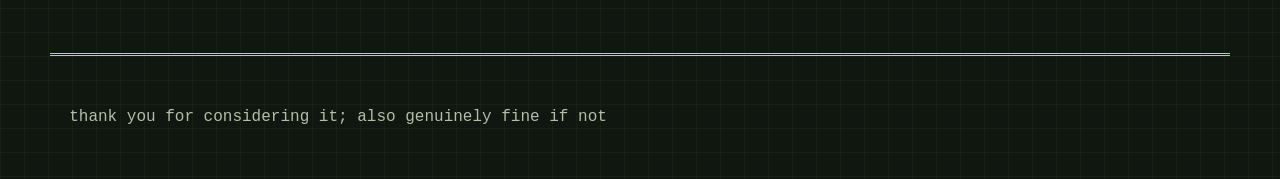
<file: support.html>
<!doctype html>
<html lang="en">
  <head>
    <meta charset="utf-8" />
    <meta name="viewport" content="width=device-width,initial-scale=1" />
    <title>Support // snorse-bot</title>
    <link rel="icon" href="assets/snorse-left.png" />
    <link rel="stylesheet" href="style.css" />
  </head>
  <body>
    <a class="skip" href="#main">skip to support information</a>
    <header class="top">
      <a class="logo" href="index.html">SNORSE-BOT</a>
      <p>TRANSPARENT SNORSEKEEPING</p>
    </header>
    <nav class="nav">
      <a href="index.html">home</a><a href="use.html">use the shared bot</a
      ><a href="self-hosting.html">self-host</a><a href="docs.html">docs</a
      ><a href="privacy.html">privacy</a><a href="why.html">why?</a
      ><a aria-current="page" href="support.html">feed the snorse</a>
    </nav>
    <main id="main">
      <section class="panel page-title">
        <p class="kicker">COSTS + OPTIONAL SUPPORT</p>
        <h1>feed the snorse.</h1>
        <p class="lede">
          Contributions help cover boring infrastructure and future upgrades.
          They do not purchase access or priority.
        </p>
        <p><a class="button" id="kofi" href="#">open Ko-fi</a></p>
      </section>
      <section class="panel">
        <h2>current cost sketch</h2>
        <table>
          <thead>
            <tr>
              <th>item</th>
              <th>current / option</th>
              <th>cost</th>
            </tr>
          </thead>
          <tbody>
            <tr class="highlight">
              <td>AWS Lightsail host</td>
              <td>512 MiB</td>
              <td>$5 / month</td>
            </tr>
            <tr>
              <td>next host tier</td>
              <td>1 GiB</td>
              <td>$7 / month</td>
            </tr>
            <tr>
              <td>larger host tier</td>
              <td>2 GiB</td>
              <td>$12 / month</td>
            </tr>
            <tr>
              <td>backend requests + storage</td>
              <td>usage-based</td>
              <td>variable</td>
            </tr>
            <tr>
              <td>domain</td>
              <td>annual registration</td>
              <td>variable</td>
            </tr>
          </tbody>
        </table>
        <p class="note">
          Prices checked August 4, 2026. Verify the
          <a
            href="https://docs.aws.amazon.com/lightsail/latest/userguide/baseline-cpu-performance.html"
            >official AWS plan table</a
          >.
        </p>
      </section>
      <section class="panel warning">
        <h2>what money does not buy</h2>
        <ul class="cross-list">
          <li>queue position</li>
          <li>guaranteed uptime</li>
          <li>private support obligations</li>
          <li>extra features or data access</li>
          <li>a tax-deductible charitable receipt</li>
        </ul>
        <p>
          Contributions are voluntary gifts. Service never depends on an
          individual donating.
        </p>
      </section>
      <section class="panel">
        <h2>support-message policy</h2>
        <p>
          Active groups may receive a short support note no sooner than 180 days
          after admission or rollout and no more than once per 180 days
          afterward. Standalone DM users never receive unsolicited appeals.
        </p>
      </section>
    </main>
    <footer>
      <p>thank you for considering it; also genuinely fine if not</p>
    </footer>
    <script src="config.js"></script>
    <script src="site.js"></script>
  </body>
</html>
</file>
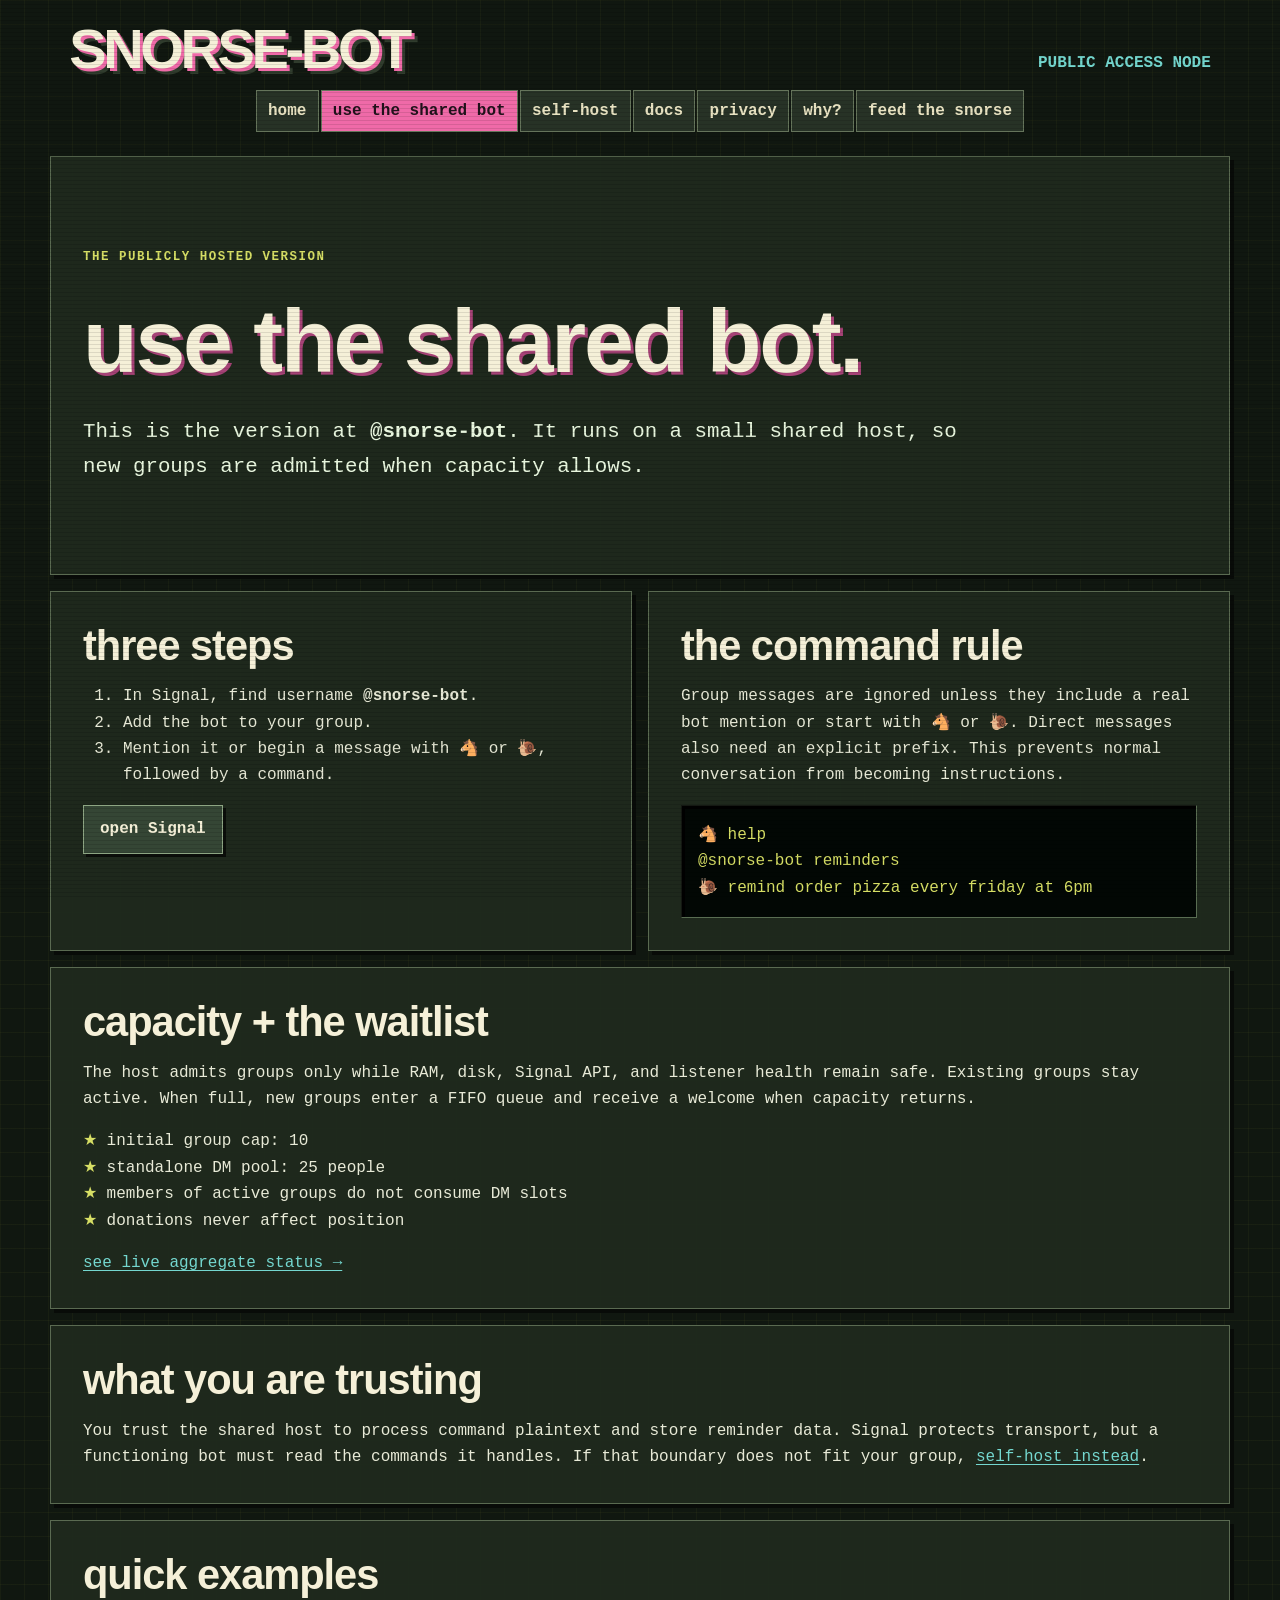
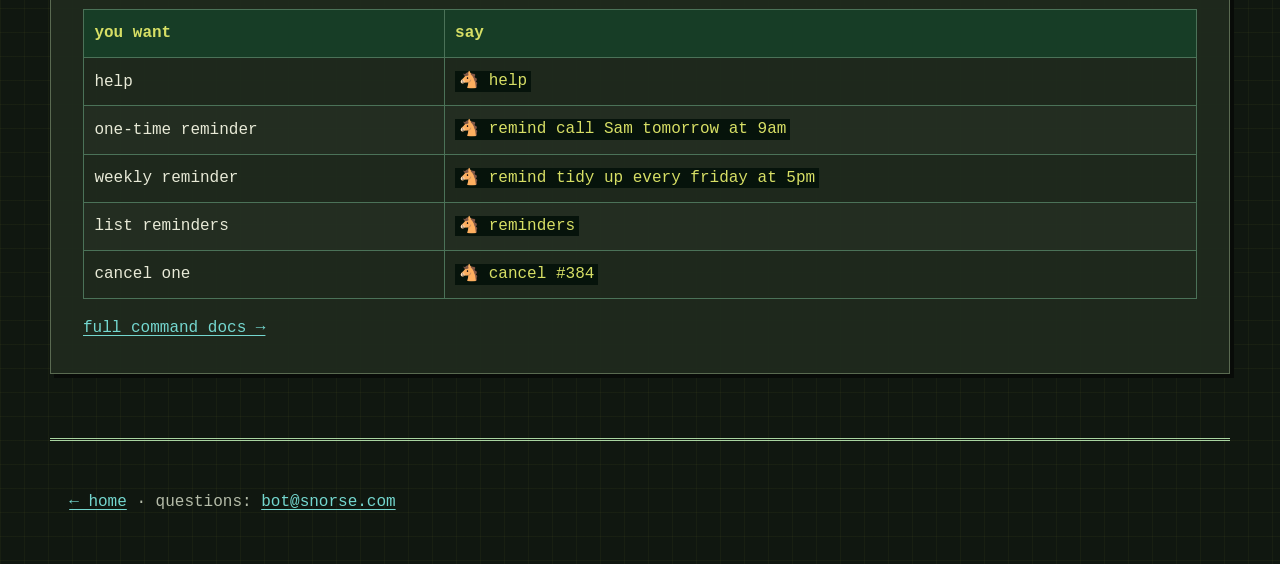
<file: use.html>
<!doctype html>
<html lang="en">
  <head>
    <meta charset="utf-8" />
    <meta name="viewport" content="width=device-width,initial-scale=1" />
    <title>Use the shared bot // snorse-bot</title>
    <link rel="icon" href="assets/snorse-left.png" />
    <link rel="stylesheet" href="style.css" />
  </head>
  <body>
    <a class="skip" href="#main">skip to guide</a>
    <header class="top">
      <a class="logo" href="index.html">SNORSE-BOT</a>
      <p>PUBLIC ACCESS NODE</p>
    </header>
    <nav class="nav">
      <a href="index.html">home</a
      ><a aria-current="page" href="use.html">use the shared bot</a
      ><a href="self-hosting.html">self-host</a><a href="docs.html">docs</a
      ><a href="privacy.html">privacy</a><a href="why.html">why?</a
      ><a href="support.html">feed the snorse</a>
    </nav>
    <main id="main">
      <section class="panel page-title">
        <p class="kicker">THE PUBLICLY HOSTED VERSION</p>
        <h1>use the shared bot.</h1>
        <p class="lede">
          This is the version at <strong>@snorse-bot</strong>. It runs on a
          small shared host, so new groups are admitted when capacity allows.
        </p>
      </section>
      <section class="grid two">
        <article class="panel">
          <h2>three steps</h2>
          <ol>
            <li>
              In Signal, find username
              <strong data-username>@snorse-bot</strong>.
            </li>
            <li>Add the bot to your group.</li>
            <li>
              Mention it or begin a message with 🐴 or 🐌, followed by a command.
            </li>
          </ol>
          <p><a class="button" href="signal://">open Signal</a></p>
        </article>
        <article class="panel">
          <h2>the command rule</h2>
          <p>
            Group messages are ignored unless they include a real bot mention or
            start with 🐴 or 🐌. Direct messages also need an explicit prefix. This
            prevents normal conversation from becoming instructions.
          </p>
          <pre><code>🐴 help
@snorse-bot reminders
🐌 remind order pizza every friday at 6pm</code></pre>
        </article>
      </section>
      <section class="panel">
        <h2>capacity + the waitlist</h2>
        <p>
          The host admits groups only while RAM, disk, Signal API, and listener
          health remain safe. Existing groups stay active. When full, new groups
          enter a FIFO queue and receive a welcome when capacity returns.
        </p>
        <ul class="star-list">
          <li>initial group cap: 10</li>
          <li>standalone DM pool: 25 people</li>
          <li>members of active groups do not consume DM slots</li>
          <li>donations never affect position</li>
        </ul>
        <p><a href="index.html#capacity">see live aggregate status →</a></p>
      </section>
      <section class="panel">
        <h2>what you are trusting</h2>
        <p>
          You trust the shared host to process command plaintext and store
          reminder data. Signal protects transport, but a functioning bot must
          read the commands it handles. If that boundary does not fit your
          group, <a href="self-hosting.html">self-host instead</a>.
        </p>
      </section>
      <section class="panel">
        <h2>quick examples</h2>
        <table>
          <thead>
            <tr>
              <th>you want</th>
              <th>say</th>
            </tr>
          </thead>
          <tbody>
            <tr>
              <td>help</td>
              <td><code>🐴 help</code></td>
            </tr>
            <tr>
              <td>one-time reminder</td>
              <td><code>🐴 remind call Sam tomorrow at 9am</code></td>
            </tr>
            <tr>
              <td>weekly reminder</td>
              <td><code>🐴 remind tidy up every friday at 5pm</code></td>
            </tr>
            <tr>
              <td>list reminders</td>
              <td><code>🐴 reminders</code></td>
            </tr>
            <tr>
              <td>cancel one</td>
              <td><code>🐴 cancel #384</code></td>
            </tr>
          </tbody>
        </table>
        <p><a href="docs.html">full command docs →</a></p>
      </section>
    </main>
    <footer>
      <p>
        <a href="index.html">← home</a> · questions:
        <a href="mailto:bot@snorse.com">bot@snorse.com</a>
      </p>
    </footer>
    <script src="config.js"></script>
    <script src="site.js"></script>
  </body>
</html>
</file>
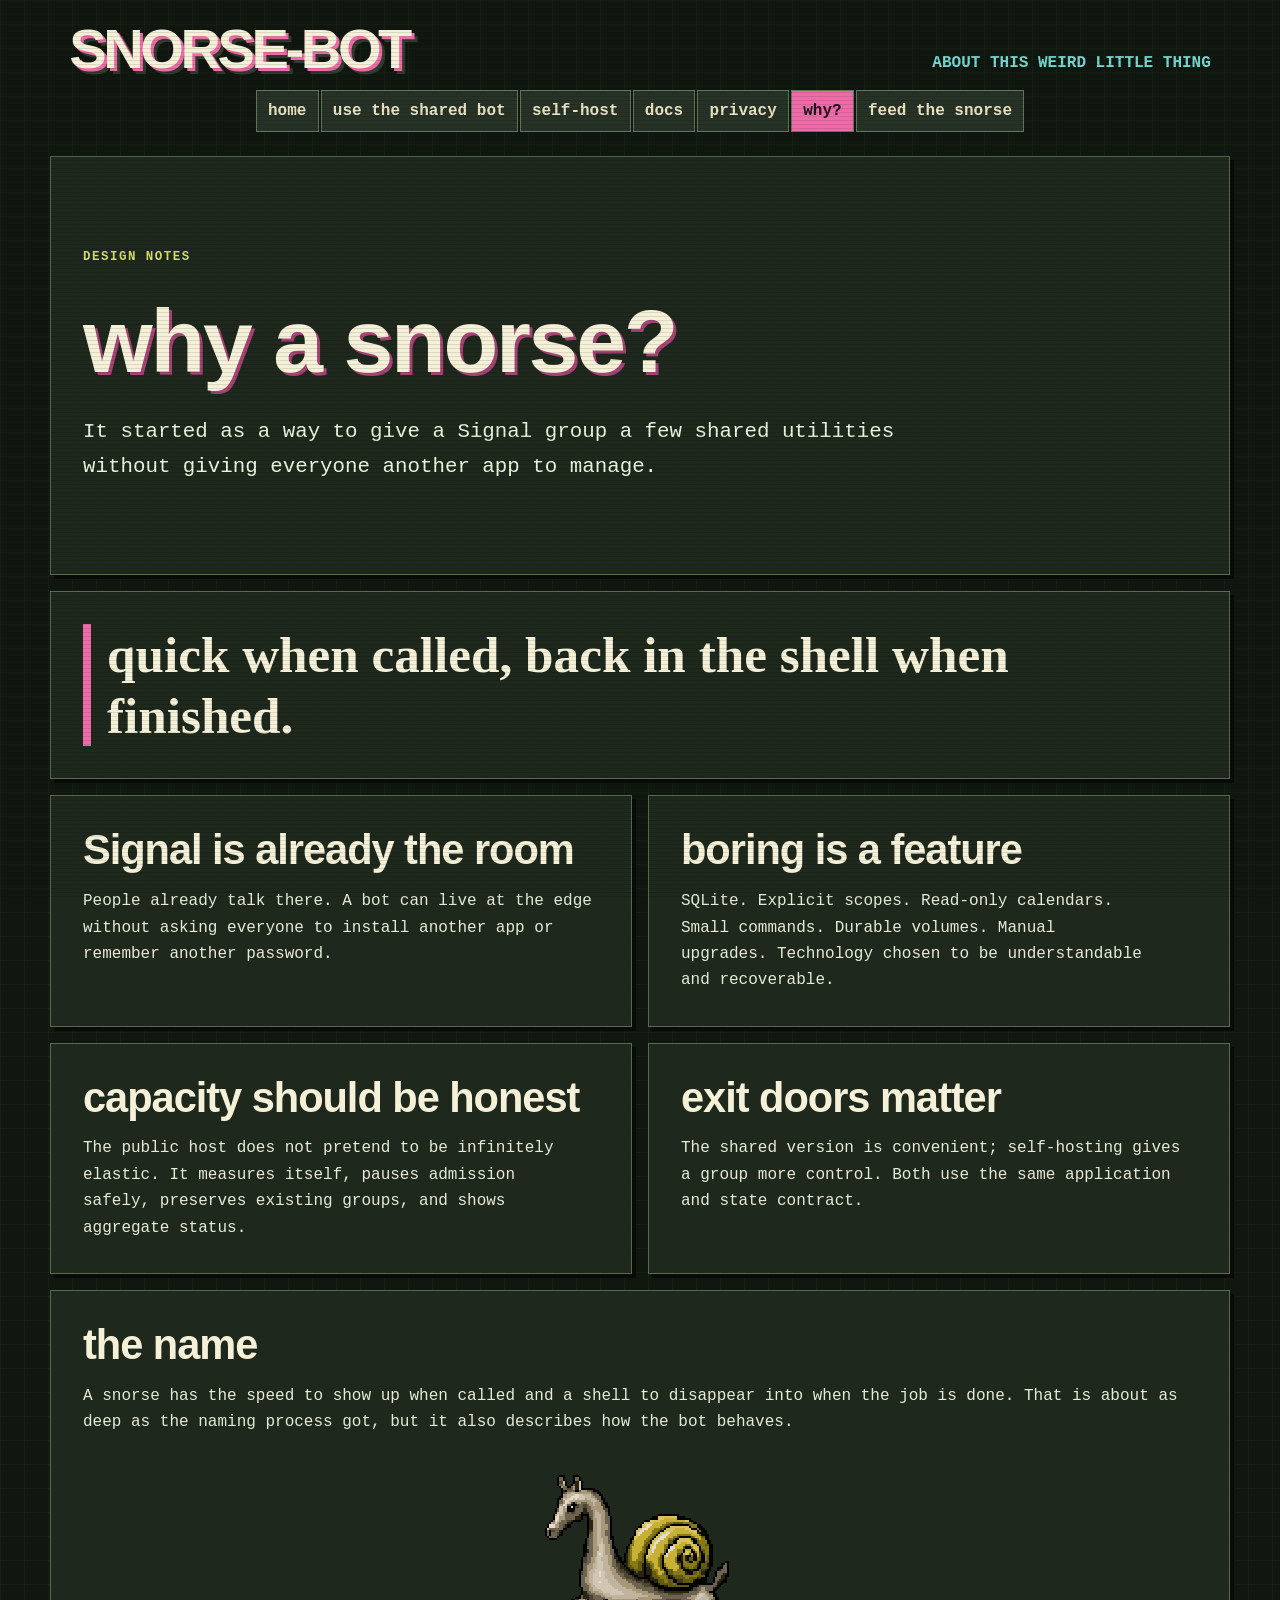
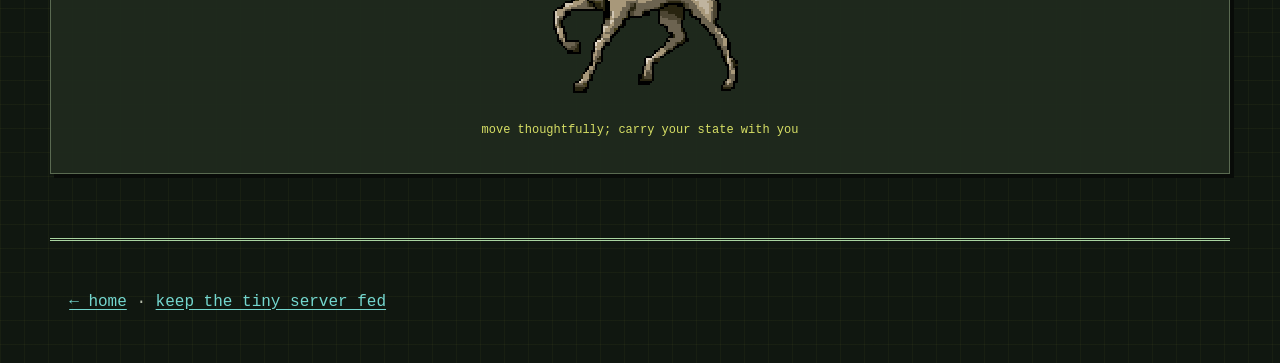
<file: why.html>
<!doctype html>
<html lang="en">
  <head>
    <meta charset="utf-8" />
    <meta name="viewport" content="width=device-width,initial-scale=1" />
    <title>Why? // snorse-bot</title>
    <link rel="icon" href="assets/snorse-left.png" />
    <link rel="stylesheet" href="style.css" />
  </head>
  <body>
    <a class="skip" href="#main">skip to why</a>
    <header class="top">
      <a class="logo" href="index.html">SNORSE-BOT</a>
      <p>ABOUT THIS WEIRD LITTLE THING</p>
    </header>
    <nav class="nav">
      <a href="index.html">home</a><a href="use.html">use the shared bot</a
      ><a href="self-hosting.html">self-host</a><a href="docs.html">docs</a
      ><a href="privacy.html">privacy</a
      ><a aria-current="page" href="why.html">why?</a
      ><a href="support.html">feed the snorse</a>
    </nav>
    <main id="main">
      <section class="panel page-title">
        <p class="kicker">DESIGN NOTES</p>
        <h1>why a snorse?</h1>
        <p class="lede">
          It started as a way to give a Signal group a few shared utilities
          without giving everyone another app to manage.
        </p>
      </section>
      <section class="panel manifesto">
        <blockquote>
          quick when called, back in the shell when finished.
        </blockquote>
      </section>
      <section class="grid two">
        <article class="panel">
          <h2>Signal is already the room</h2>
          <p>
            People already talk there. A bot can live at the edge without asking
            everyone to install another app or remember another password.
          </p>
        </article>
        <article class="panel">
          <h2>boring is a feature</h2>
          <p>
            SQLite. Explicit scopes. Read-only calendars. Small commands.
            Durable volumes. Manual upgrades. Technology chosen to be
            understandable and recoverable.
          </p>
        </article>
        <article class="panel">
          <h2>capacity should be honest</h2>
          <p>
            The public host does not pretend to be infinitely elastic. It
            measures itself, pauses admission safely, preserves existing groups,
            and shows aggregate status.
          </p>
        </article>
        <article class="panel">
          <h2>exit doors matter</h2>
          <p>
            The shared version is convenient; self-hosting gives a group more
            control. Both use the same application and state contract.
          </p>
        </article>
      </section>
      <section class="panel">
        <h2>the name</h2>
        <p>
          A snorse has the speed to show up when called and a shell to disappear
          into when the job is done. That is about as deep as the naming process
          got, but it also describes how the bot behaves.
        </p>
        <figure class="small-mascot">
          <img
            src="assets/snorse-left.png"
            alt="The gray and olive pixel-art snorse mascot"
            width="260"
            height="260"
          />
          <figcaption>move thoughtfully; carry your state with you</figcaption>
        </figure>
      </section>
    </main>
    <footer>
      <p>
        <a href="index.html">← home</a> ·
        <a href="support.html">keep the tiny server fed</a>
      </p>
    </footer>
    <script src="config.js"></script>
    <script src="site.js"></script>
  </body>
</html>
</file>
<file: style.css>
:root {
  --black: #101710;
  --deep: #20291f;
  --paper: #f5f0d8;
  --cream: #e9e3c2;
  --green: #a9d4a1;
  --lime: #d7df65;
  --orange: #c99b48;
  --pink: #ef6aa8;
  --cyan: #74d7cf;
  --muted: #b5bca9;
  --line: #52634d;
  --shell: #a7a83b;
  --horse: #aaa99c;
  --ink: #1d241b;
}
* {
  box-sizing: border-box;
}
html {
  scroll-behavior: smooth;
}
body {
  margin: 0;
  background-color: var(--black);
  background-image:
    linear-gradient(rgba(167, 168, 59, 0.055) 1px, transparent 1px),
    linear-gradient(90deg, rgba(167, 168, 59, 0.055) 1px, transparent 1px);
  background-size: 24px 24px;
  color: #e8ead7;
  font:
    16px/1.65 "Courier New",
    Courier,
    monospace;
}
body:before {
  content: "";
  position: fixed;
  inset: 0;
  pointer-events: none;
  background: repeating-linear-gradient(
    0deg,
    transparent 0 3px,
    rgba(0, 0, 0, 0.1) 3px 4px
  );
  z-index: 99;
}
.skip {
  position: absolute;
  left: -9999px;
}
.skip:focus {
  left: 1rem;
  top: 1rem;
  background: var(--paper);
  color: #000;
  padding: 0.5rem;
  z-index: 100;
}
.top {
  max-width: 1180px;
  margin: auto;
  padding: 1.3rem 1.2rem 0.8rem;
  display: flex;
  justify-content: space-between;
  align-items: end;
  gap: 1rem;
}
.top p {
  margin: 0;
  color: var(--cyan);
  font-weight: bold;
}
.logo {
  color: var(--paper);
  font:
    bold clamp(1.7rem, 5vw, 3.5rem) / 1 Arial Black,
    Impact,
    sans-serif;
  letter-spacing: -0.06em;
  text-shadow:
    3px 3px 0 var(--pink),
    6px 6px 0 #303c2d;
  text-decoration: none;
}
.logo span {
  color: var(--lime);
  font-size: 0.4em;
  letter-spacing: 0.05em;
}
.nav {
  display: flex;
  justify-content: center;
  flex-wrap: wrap;
  gap: 2px;
  max-width: 1180px;
  margin: auto;
  padding: 0 1.2rem;
}
.nav a {
  background: #273226;
  color: var(--cream);
  border: 1px solid #65745b;
  padding: 0.45rem 0.7rem;
  text-decoration: none;
  font-weight: bold;
}
.nav a:hover,
.nav a:focus,
.nav a[aria-current] {
  background: var(--pink);
  color: #21121b;
}
.ticker {
  overflow: hidden;
  border-block: 1px solid var(--shell);
  color: #202417;
  background: #b5b548;
  margin: 1rem 0 0;
  white-space: nowrap;
  font-weight: bold;
}
.ticker span {
  display: inline-block;
  min-width: 100%;
  padding: 0.25rem 0;
  animation: scroll 22s linear infinite;
}
@keyframes scroll {
  from {
    transform: translateX(100%);
  }
  to {
    transform: translateX(-100%);
  }
}
main {
  width: min(1180px, calc(100% - 2rem));
  margin: 1.5rem auto 4rem;
}
.panel {
  background: rgba(31, 42, 29, 0.95);
  border: 1px solid #5a6a51;
  box-shadow: 4px 4px 0 #080b08;
  padding: clamp(1rem, 3vw, 2rem);
  margin-bottom: 1rem;
}
.hero {
  display: grid;
  grid-template-columns: minmax(0, 1.35fr) minmax(260px, 0.65fr);
  align-items: center;
  background: linear-gradient(135deg, #303b2a, #171e17);
}
h1,
h2,
h3 {
  font-family:
    Arial Black,
    Impact,
    sans-serif;
  line-height: 1.05;
  margin: 0.3em 0;
  color: var(--paper);
  letter-spacing: -0.025em;
}
h1 {
  font-size: clamp(2.7rem, 7vw, 6.4rem);
  text-transform: lowercase;
  text-shadow: 3px 3px 0 #a64276;
}
h1 em {
  color: var(--lime);
  font-style: normal;
}
h2 {
  font-size: clamp(1.6rem, 4vw, 2.6rem);
}
p {
  max-width: none;
  text-wrap: pretty;
}
.lede {
  max-width: 72ch;
  font-size: clamp(1.05rem, 2vw, 1.3rem);
  color: #e9f7df;
}
.kicker {
  color: var(--lime);
  font-weight: bold;
  letter-spacing: 0.12em;
  font-size: 0.78rem;
}
.mascot,
.small-mascot {
  text-align: center;
  margin: 0;
}
.mascot img {
  width: 100%;
  height: auto;
  image-rendering: pixelated;
  filter: drop-shadow(7px 7px 0 #000);
}
.small-mascot img {
  image-rendering: pixelated;
  max-width: 100%;
  height: auto;
}
.mascot figcaption,
.small-mascot figcaption {
  color: var(--lime);
  font-size: 0.75rem;
}
a {
  color: var(--cyan);
  text-underline-offset: 3px;
}
a:hover {
  color: var(--paper);
}
.button-row {
  display: flex;
  gap: 0.8rem;
  flex-wrap: wrap;
  margin-top: 1.5rem;
}
.button {
  display: inline-block;
  border: 1px solid #8da583;
  background: #354635;
  color: var(--paper);
  padding: 0.65rem 1rem;
  text-decoration: none;
  font-weight: bold;
  box-shadow: 3px 3px 0 #0b0e0a;
}
.button:active {
  border-style: inset;
  transform: translate(2px, 2px);
  box-shadow: 1px 1px 0 #000;
}
.button.hot {
  background: var(--pink);
  color: #24121d;
  border-color: #ffb5d3;
}
.grid {
  display: grid;
  gap: 1rem;
  margin-bottom: 1rem;
}
.grid.two {
  grid-template-columns: repeat(2, minmax(0, 1fr));
}
.grid.three {
  grid-template-columns: repeat(3, minmax(0, 1fr));
}
.grid .panel {
  margin: 0;
}
.terminal {
  background: #161d15;
  color: var(--green);
  min-height: 280px;
}
.terminal .prompt {
  color: var(--cyan);
}
.terminal .reply {
  color: var(--lime);
}
.signal-demo {
  padding: 0;
  background: #161c16;
  overflow: hidden;
}
.signal-window {
  border: 1px solid #65745b;
  background: #d7d8c7;
  color: #252b24;
  margin: 0.8rem;
}
.signal-bar {
  display: flex;
  align-items: center;
  gap: 0.6rem;
  padding: 0.55rem 0.7rem;
  background: #344133;
  color: var(--paper);
  border-bottom: 2px solid var(--pink);
}
.signal-bar img {
  width: 2.1rem;
  height: 2.1rem;
  image-rendering: pixelated;
  background: var(--shell);
  border: 1px solid #1d241b;
}
.signal-bar div {
  display: grid;
  line-height: 1.15;
}
.signal-bar small {
  color: var(--green);
  font-size: 0.7rem;
}
.signal-bar > span {
  margin-left: auto;
  color: var(--lime);
  letter-spacing: 0.15em;
}
.message-list {
  min-height: 265px;
  padding: 1rem 0.8rem 0.7rem;
  background: #d8d9c9;
  background-image: radial-gradient(#bfc4ad 0.7px, transparent 0.7px);
  background-size: 9px 9px;
}
.bubble {
  width: fit-content;
  max-width: 88%;
  margin: 0.55rem 0;
  padding: 0.45rem 0.65rem;
  border-radius: 0.7rem;
  line-height: 1.35;
  font-size: 0.82rem;
  box-shadow: 1px 2px 0 rgba(30, 38, 28, 0.25);
}
.bubble small {
  color: #626b58;
}
.incoming {
  background: #f3f0dc;
  border: 1px solid #b4b89e;
}
.outgoing {
  margin-left: auto;
  background: #c4d9b1;
  border: 1px solid #8fa982;
}
.bubble-avatar {
  width: 1.35rem;
  height: 1.35rem;
  float: left;
  margin: 0 0.35rem 0 0;
  image-rendering: pixelated;
  background: var(--shell);
  border: 1px solid #56624b;
}
.bubble > span {
  display: block;
  overflow: hidden;
}
.chat-caption {
  margin: 0 1rem 0.85rem;
  color: var(--muted);
  font-size: 0.72rem;
  font-style: italic;
}
.cursor,
.blink {
  animation: blink 1s steps(1) infinite;
}
@keyframes blink {
  50% {
    opacity: 0.2;
  }
}
.star-list,
.check-list,
.cross-list {
  list-style: none;
  padding: 0;
}
.star-list li:before {
  content: "★ ";
  color: var(--lime);
}
.check-list li:before {
  content: "[✓] ";
  color: var(--green);
}
.cross-list li:before {
  content: "[×] ";
  color: var(--pink);
}
.section-head {
  display: flex;
  justify-content: space-between;
  align-items: center;
  gap: 1rem;
}
.status-pill {
  border: 1px solid var(--cyan);
  padding: 0.45rem 0.7rem;
  color: var(--green);
  white-space: nowrap;
}
.status-pill span {
  display: inline-block;
  width: 0.75rem;
  height: 0.75rem;
  background: #777;
  border-radius: 50%;
  margin-right: 0.5rem;
}
.status-pill span.open {
  background: var(--cyan);
  box-shadow: 0 0 10px var(--cyan);
}
.counter-grid {
  display: grid;
  grid-template-columns: repeat(3, 1fr);
  border: 1px dashed #77865e;
}
.counter-grid div {
  padding: 1rem;
  border-right: 1px dashed #77865e;
  display: flex;
  flex-direction: column;
}
.counter-grid div:last-child {
  border: 0;
}
.counter-grid b {
  font:
    bold 2rem Arial Black,
    Impact,
    sans-serif;
  color: var(--shell);
}
.note {
  color: var(--muted);
  font-size: 0.85rem;
}
.number {
  font:
    bold 3rem Arial Black,
    Impact,
    sans-serif;
  color: var(--pink);
  margin: 0;
}
.manifesto blockquote {
  font:
    bold clamp(1.5rem, 4vw, 3.2rem) / 1.2 Georgia,
    serif;
  color: var(--paper);
  margin: 1rem 0;
  border-left: 8px solid var(--pink);
  padding-left: 1rem;
}
.coffee {
  display: grid;
  grid-template-columns: 140px 1fr;
  align-items: center;
  background: #312010;
}
.coffee-cup {
  font-size: 6rem;
  text-align: center;
}
.page-title {
  padding-block: clamp(2rem, 7vw, 6rem);
}
.page-title h1 {
  max-width: 900px;
}
.docs-layout {
  display: grid;
  grid-template-columns: 220px minmax(0, 1fr);
  gap: 1rem;
  align-items: start;
}
.docs-layout article {
  min-width: 0;
}
.toc {
  position: sticky;
  top: 1rem;
  display: flex;
  flex-direction: column;
  gap: 0.5rem;
}
.toc strong {
  color: var(--lime);
}
table {
  width: 100%;
  border-collapse: collapse;
  display: table;
}
th,
td {
  border: 1px solid #4b7258;
  text-align: left;
  padding: 0.65rem;
  vertical-align: top;
}
th {
  background: #173d26;
  color: var(--lime);
}
tr:nth-child(even) {
  background: rgba(255, 255, 255, 0.025);
}
tr.highlight {
  background: #402417;
}
code,
pre {
  font-family: "Courier New", monospace;
}
code {
  color: var(--lime);
  background: #06130b;
  padding: 0.08rem 0.25rem;
}
pre {
  background: #020704;
  color: var(--green);
  border: 1px inset #596d52;
  padding: 1rem;
  overflow: auto;
  box-shadow: inset 3px 3px 0 #000;
}
pre code {
  padding: 0;
  background: none;
}
.warning {
  border: 2px dashed var(--orange);
  background: #331910;
  padding: 1rem;
}
.steps {
  list-style: none;
  padding: 0;
}
.steps li {
  display: grid;
  grid-template-columns: 3rem 1fr;
  gap: 1rem;
  margin: 1.5rem 0;
}
.steps li > span {
  display: grid;
  place-items: center;
  width: 2.5rem;
  height: 2.5rem;
  background: var(--pink);
  color: #19000c;
  font: bold 1.5rem Arial Black;
}
.data-map {
  display: grid;
  grid-template-columns: max-content 1fr;
  gap: 0.7rem 1rem;
}
.data-map dd {
  margin: 0;
}
.command-list article {
  border-left: 3px solid var(--green);
  padding: 0.4rem 1rem;
  margin: 1rem 0;
  background: #0a1c11;
}
.endpoint {
  margin: 0 0 0.5rem;
  color: var(--pink);
  font-weight: bold;
  letter-spacing: 0.1em;
  font-size: 0.78rem;
}
.command-ref {
  border: 1px solid var(--line);
  border-left: 4px solid var(--green);
  background: #0a1c11;
  padding: 1rem;
  margin: 1rem 0;
}
.command-ref h3 {
  font-size: 1.15rem;
  color: var(--paper);
}
.syntax {
  margin: 0.7rem 0;
}
.syntax code {
  display: inline-block;
  padding: 0.35rem 0.55rem;
  border: 1px solid #315f40;
}
.example-grid {
  display: grid;
  grid-template-columns: repeat(3, minmax(0, 1fr));
  gap: 0.75rem;
  margin: 1rem 0;
}
.example-grid div {
  min-width: 0;
}
.example-grid span {
  display: block;
  color: var(--muted);
  font-size: 0.75rem;
  text-transform: uppercase;
}
.example-grid pre {
  margin: 0.25rem 0 0;
}
.inline-warning {
  max-width: none;
}
.panel > :first-child {
  margin-top: 0;
}
.panel > :last-child {
  margin-bottom: 0;
}
.faq dt {
  color: var(--lime);
  font-weight: bold;
}
.faq dd {
  margin: 0 0 1rem;
}
.flow p {
  display: flex;
  align-items: center;
  justify-content: center;
  flex-wrap: wrap;
  gap: 0.6rem;
}
.flow span {
  border: 1px solid var(--cyan);
  padding: 0.7rem;
}
.flow b {
  color: var(--pink);
}
footer {
  border-top: 3px double var(--green);
  max-width: 1180px;
  margin: 0 auto;
  padding: 2rem 1.2rem;
  color: var(--muted);
  display: flex;
  justify-content: space-between;
  gap: 1rem;
  flex-wrap: wrap;
}
.counter span {
  background: #000;
  color: var(--green);
  border: 2px inset #555;
  padding: 0.15rem 0.3rem;
  letter-spacing: 0.15em;
}
::selection {
  background: var(--pink);
  color: #fff;
}
@media (prefers-reduced-motion: reduce) {
  * {
    scroll-behavior: auto;
  }
  .ticker span,
  .blink,
  .cursor {
    animation: none;
  }
}
@media (max-width: 800px) {
  .hero,
  .grid.two,
  .grid.three,
  .docs-layout,
  .coffee,
  .example-grid {
    grid-template-columns: 1fr;
  }
  .mascot {
    grid-row: 1;
  }
  .mascot img {
    max-width: 360px;
  }
  .toc {
    position: static;
  }
  .counter-grid {
    grid-template-columns: 1fr;
  }
  .counter-grid div {
    border-right: 0;
    border-bottom: 1px dashed #4d8a60;
  }
  .section-head {
    align-items: flex-start;
    flex-direction: column;
  }
  .top {
    align-items: flex-start;
    flex-direction: column;
  }
  .data-map {
    grid-template-columns: 1fr;
  }
  .nav a {
    flex: 1 1 44%;
    text-align: center;
  }
}
@media (max-width: 480px) {
  main {
    width: min(100% - 1rem, 1180px);
  }
  .panel {
    padding: 1rem;
  }
  .nav {
    padding: 0 0.5rem;
  }
  .nav a {
    flex-basis: 100%;
    white-space: normal;
  }
  .mascot img {
    width: 100%;
    max-width: 100%;
  }
  .button {
    width: 100%;
    text-align: center;
  }
  h1 {
    font-size: 2.5rem;
  }
}
</file>
